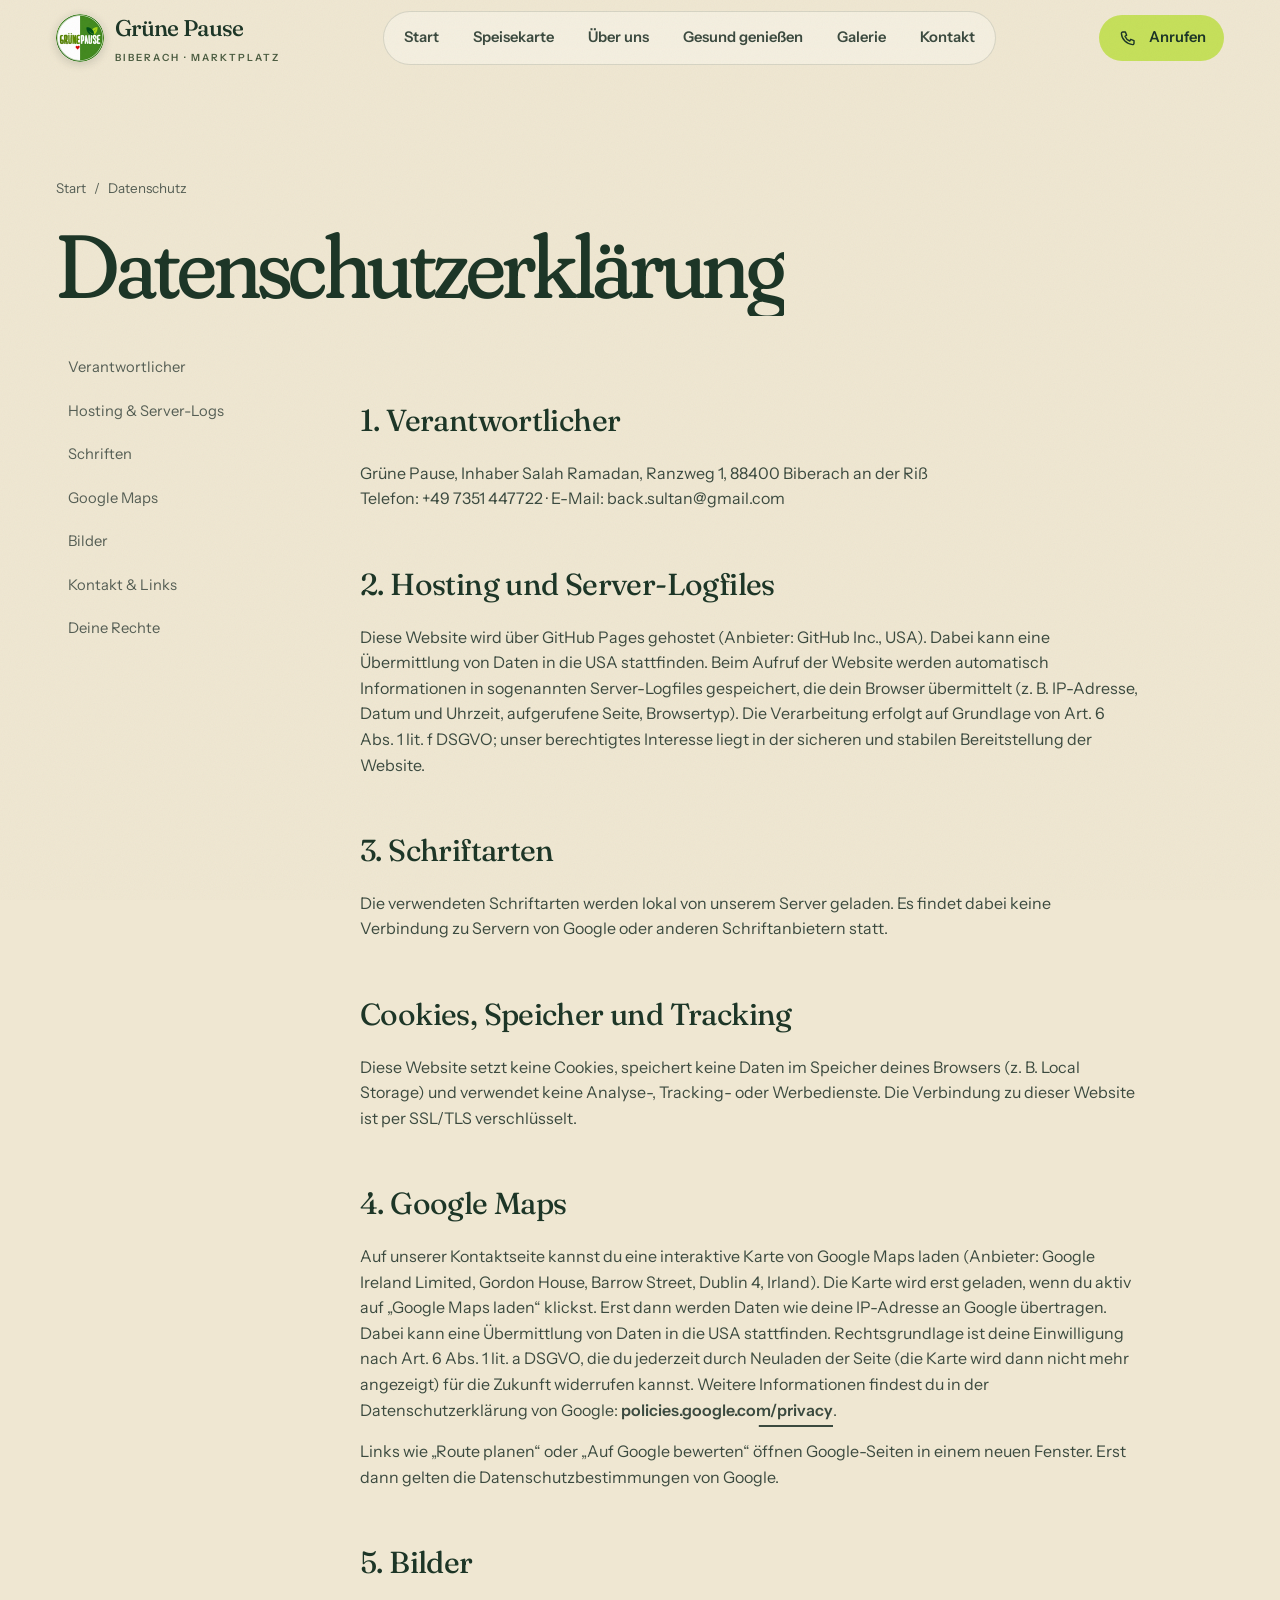
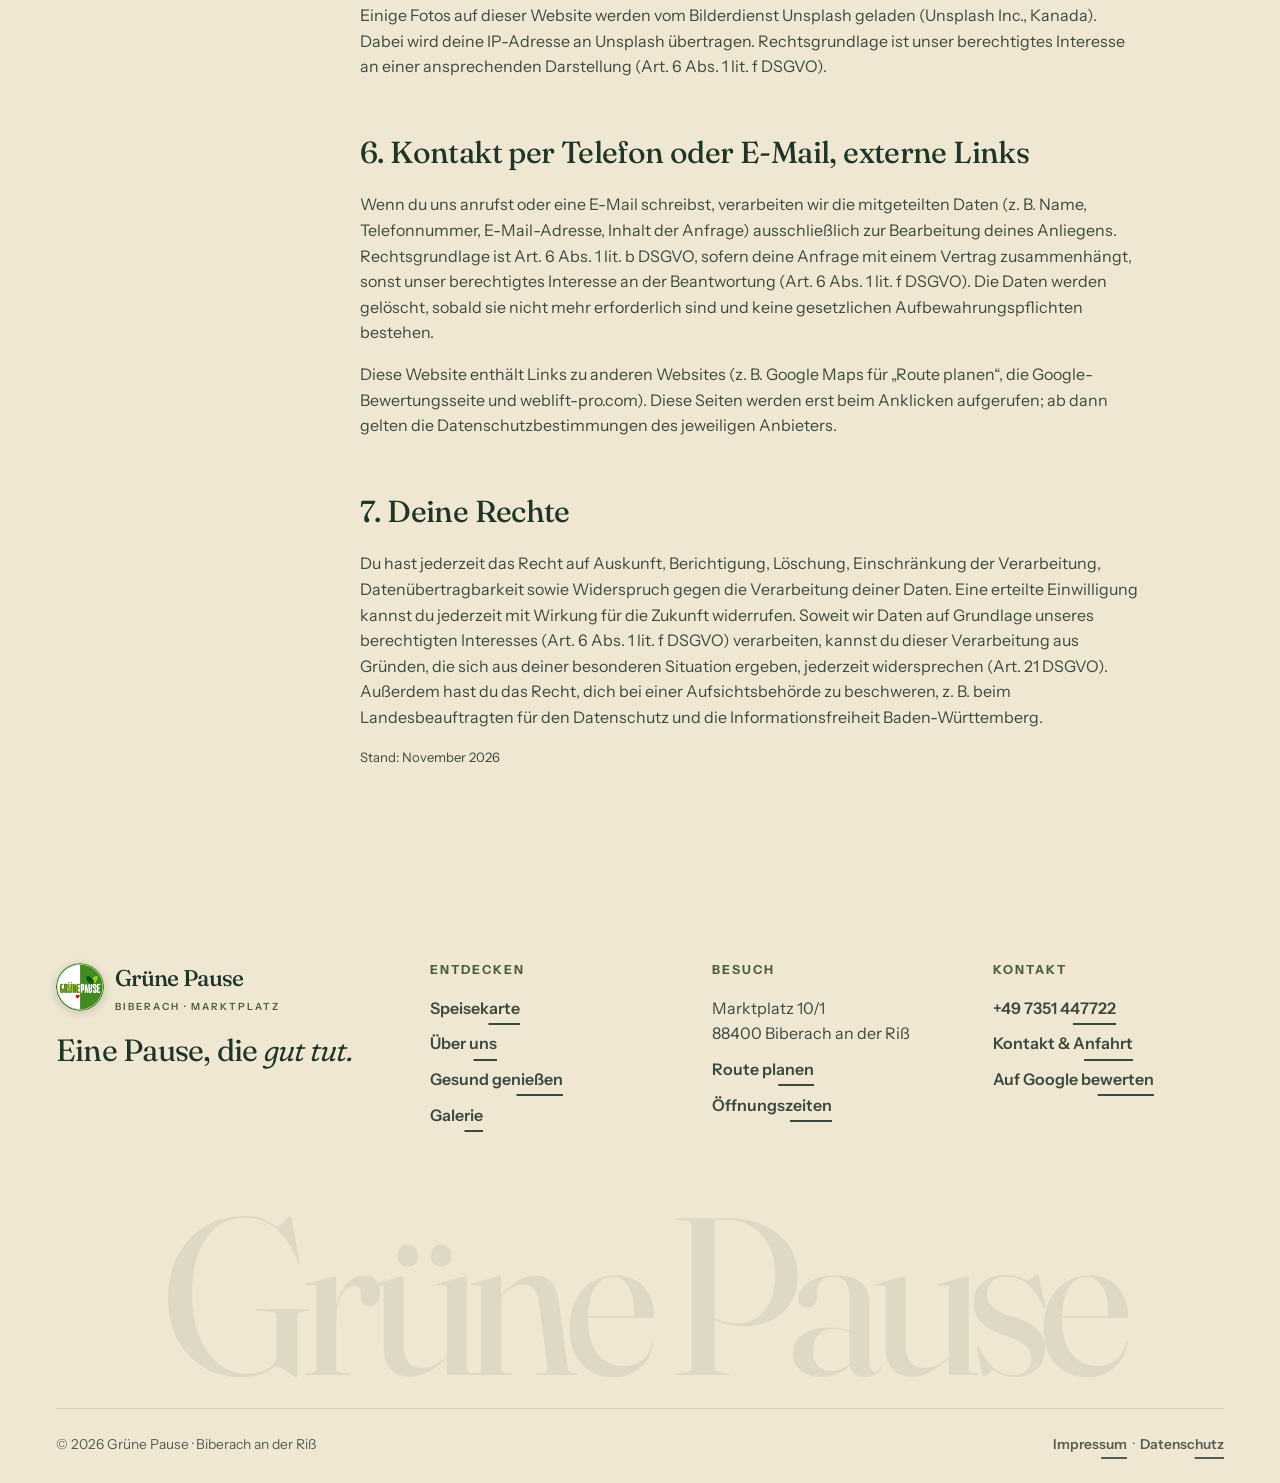
<file: datenschutz.html>
<!DOCTYPE html>
<html lang="de" class="no-js">
<head>
<meta charset="utf-8">
<meta name="viewport" content="width=device-width, initial-scale=1">
<title>Datenschutz – Grüne Pause Biberach</title>
<meta name="description" content="Datenschutzerklärung der Website der Grünen Pause Biberach.">
<meta name="theme-color" content="#1d3627">
<meta name="robots" content="noindex, nofollow">
<meta property="og:type" content="website">
<meta property="og:title" content="Datenschutz – Grüne Pause Biberach">
<meta property="og:description" content="Datenschutzerklärung der Website der Grünen Pause Biberach.">
<meta property="og:locale" content="de_DE">
<meta property="og:url" content="https://gruene-pause-biberach.de/datenschutz.html">
<meta property="og:image" content="https://gruene-pause-biberach.de/assets/img/logo-512.png">
<link rel="canonical" href="https://gruene-pause-biberach.de/datenschutz.html">
<meta name="geo.region" content="DE-BW"><meta name="geo.placename" content="Biberach an der Riß">
<link rel="icon" type="image/png" href="assets/img/logo-96.png">
<link rel="apple-touch-icon" href="assets/img/apple-touch-icon.png">
<link rel="preload" href="assets/fonts/fraunces-latin-full-normal.woff2" as="font" type="font/woff2" crossorigin>
<link rel="preload" href="assets/fonts/instrument-sans-latin-wght-normal.woff2" as="font" type="font/woff2" crossorigin>
<link rel="stylesheet" href="assets/css/style.css?v=3">

</head>
<body>
<svg width="0" height="0" style="position:absolute" aria-hidden="true" focusable="false">
<defs>
<symbol id="i-arrow" viewBox="0 0 24 24" fill="none" stroke="currentColor" stroke-width="2.2" stroke-linecap="round" stroke-linejoin="round"><path d="M5 12h14M13 6l6 6-6 6"/></symbol>
<symbol id="i-left" viewBox="0 0 24 24" fill="none" stroke="currentColor" stroke-width="2.2" stroke-linecap="round" stroke-linejoin="round"><path d="M19 12H5M11 6l-6 6 6 6"/></symbol>
<symbol id="i-phone" viewBox="0 0 24 24" fill="none" stroke="currentColor" stroke-width="1.9" stroke-linecap="round" stroke-linejoin="round"><path d="M5 4h3.5l1.7 4.3-2.2 1.4a11 11 0 0 0 6.3 6.3l1.4-2.2L20 15.5V19a1.8 1.8 0 0 1-1.9 1.8A16 16 0 0 1 3.2 5.9 1.8 1.8 0 0 1 5 4z"/></symbol>
<symbol id="i-pin" viewBox="0 0 24 24" fill="none" stroke="currentColor" stroke-width="1.9" stroke-linecap="round" stroke-linejoin="round"><path d="M12 21s-7-6.2-7-11.5a7 7 0 0 1 14 0C19 14.8 12 21 12 21z"/><circle cx="12" cy="9.5" r="2.5"/></symbol>
<symbol id="i-clock" viewBox="0 0 24 24" fill="none" stroke="currentColor" stroke-width="1.9" stroke-linecap="round" stroke-linejoin="round"><circle cx="12" cy="12" r="8.5"/><path d="M12 7.5V12l3 2"/></symbol>
<symbol id="i-leaf" viewBox="0 0 24 24" fill="none" stroke="currentColor" stroke-width="1.9" stroke-linecap="round" stroke-linejoin="round"><path d="M5 19c0-8 5-13 15-14-1 10-6 15-14 15"/><path d="M5 19c3-4 6-7 10-9"/></symbol>
<symbol id="i-sprout" viewBox="0 0 24 24" fill="none" stroke="currentColor" stroke-width="1.9" stroke-linecap="round" stroke-linejoin="round"><path d="M12 21v-9"/><path d="M12 12c0-4-3-6-7-6 0 4 3 6 7 6zM12 12c0-4 3-7 7-7 0 4-3 7-7 7z"/></symbol>
<symbol id="i-star" viewBox="0 0 24 24" fill="currentColor"><path d="M12 2.6l2.9 6 6.5.8-4.8 4.5 1.2 6.5L12 17.2l-5.8 3.2 1.2-6.5L2.6 9.4l6.5-.8z"/></symbol>
<symbol id="i-wrap" viewBox="0 0 24 24" fill="none" stroke="currentColor" stroke-width="1.9" stroke-linecap="round" stroke-linejoin="round"><path d="M4 18L15 7a3.5 3.5 0 0 1 5 5L9 23"/><ellipse cx="17.5" cy="9.5" rx="3.5" ry="2.2" transform="rotate(45 17.5 9.5)"/><path d="M4 18l5 5"/></symbol>
<symbol id="i-bowl" viewBox="0 0 24 24" fill="none" stroke="currentColor" stroke-width="1.9" stroke-linecap="round" stroke-linejoin="round"><path d="M3 11h18a9 9 0 0 1-18 0z"/><path d="M8 11c0-2 1-4 3-5M13 11c1-2.5 3-3.5 5-3.5"/></symbol>
<symbol id="i-soup" viewBox="0 0 24 24" fill="none" stroke="currentColor" stroke-width="1.9" stroke-linecap="round" stroke-linejoin="round"><path d="M3 12h18a9 9 0 0 1-18 0z"/><path d="M9 4c-1 1.2 1 2 0 3.5M13 3c-1 1.2 1 2 0 3.5M17 4c-1 1.2 1 2 0 3.5"/></symbol>
<symbol id="i-falafel" viewBox="0 0 24 24" fill="none" stroke="currentColor" stroke-width="1.9" stroke-linecap="round" stroke-linejoin="round"><circle cx="8" cy="14" r="4.5"/><circle cx="16" cy="14" r="4.5"/><circle cx="12" cy="7.5" r="4.5"/></symbol>
<symbol id="i-sweet" viewBox="0 0 24 24" fill="none" stroke="currentColor" stroke-width="1.9" stroke-linecap="round" stroke-linejoin="round"><path d="M12 3l8 8-8 8-8-8z"/><path d="M8 7l8 8M16 7l-8 8"/></symbol>
<symbol id="i-drink" viewBox="0 0 24 24" fill="none" stroke="currentColor" stroke-width="1.9" stroke-linecap="round" stroke-linejoin="round"><path d="M6 6h12l-1.6 14a1.5 1.5 0 0 1-1.5 1.3H9.1a1.5 1.5 0 0 1-1.5-1.3z"/><path d="M14 6l2-4M7 11h10"/></symbol>
<symbol id="i-pot" viewBox="0 0 24 24" fill="none" stroke="currentColor" stroke-width="1.9" stroke-linecap="round" stroke-linejoin="round"><path d="M4 10h16v5a6 6 0 0 1-6 6h-4a6 6 0 0 1-6-6z"/><path d="M2 10h20M9 6c0-1.5 1-2 1-3M14 6c0-1.5 1-2 1-3"/></symbol>
<symbol id="i-bag" viewBox="0 0 24 24" fill="none" stroke="currentColor" stroke-width="1.9" stroke-linecap="round" stroke-linejoin="round"><path d="M5 8h14l-1 13H6z"/><path d="M9 8V6a3 3 0 0 1 6 0v2"/></symbol>
<symbol id="i-sun" viewBox="0 0 24 24" fill="none" stroke="currentColor" stroke-width="1.9" stroke-linecap="round"><circle cx="12" cy="12" r="4"/><path d="M12 2v2.5M12 19.5V22M2 12h2.5M19.5 12H22M4.9 4.9l1.8 1.8M17.3 17.3l1.8 1.8M4.9 19.1l1.8-1.8M17.3 6.7l1.8-1.8"/></symbol>
<symbol id="i-heart" viewBox="0 0 24 24" fill="none" stroke="currentColor" stroke-width="1.9" stroke-linecap="round" stroke-linejoin="round"><path d="M12 20s-8-4.7-8-11a4.5 4.5 0 0 1 8-2.8A4.5 4.5 0 0 1 20 9c0 6.3-8 11-8 11z"/></symbol>
<symbol id="i-spice" viewBox="0 0 24 24" fill="none" stroke="currentColor" stroke-width="1.9" stroke-linecap="round" stroke-linejoin="round"><path d="M12 3l2.2 5.5L20 9l-4.4 3.7L17 18.5 12 15.4 7 18.5l1.4-5.8L4 9l5.8-.5z"/></symbol>
<symbol id="i-check" viewBox="0 0 24 24" fill="none" stroke="currentColor" stroke-width="2.4" stroke-linecap="round" stroke-linejoin="round"><path d="M5 12.5l4.5 4.5L19 7.5"/></symbol>
<symbol id="i-dash" viewBox="0 0 24 24" fill="none" stroke="currentColor" stroke-width="2.2" stroke-linecap="round"><path d="M7 12h10"/></symbol>
<symbol id="i-close" viewBox="0 0 24 24" fill="none" stroke="currentColor" stroke-width="2.2" stroke-linecap="round"><path d="M6 6l12 12M18 6L6 18"/></symbol>
<symbol id="i-swipe" viewBox="0 0 24 24" fill="none" stroke="currentColor" stroke-width="1.9" stroke-linecap="round" stroke-linejoin="round"><path d="M4 12h14M14 8l4 4-4 4"/></symbol>
<symbol id="i-info" viewBox="0 0 24 24" fill="none" stroke="currentColor" stroke-width="1.9" stroke-linecap="round"><circle cx="12" cy="12" r="9"/><path d="M12 11v6M12 7.5v.01"/></symbol>
<symbol id="i-route" viewBox="0 0 24 24" fill="none" stroke="currentColor" stroke-width="1.9" stroke-linecap="round" stroke-linejoin="round"><circle cx="6" cy="18" r="2.5"/><circle cx="18" cy="6" r="2.5"/><path d="M8.5 18H15a3 3 0 0 0 0-6H9a3 3 0 0 1 0-6h6.5"/></symbol>
<symbol id="i-smile" viewBox="0 0 24 24" fill="none" stroke="currentColor" stroke-width="1.9" stroke-linecap="round"><circle cx="12" cy="12" r="9"/><path d="M8.5 14.5a4.5 4.5 0 0 0 7 0M9 9.5v.01M15 9.5v.01"/></symbol>
<symbol id="i-zoom" viewBox="0 0 24 24" fill="none" stroke="currentColor" stroke-width="2.2" stroke-linecap="round"><path d="M4 10V4h6M20 14v6h-6M4 4l6 6M20 20l-6-6"/></symbol>
<symbol id="i-chickpea" viewBox="0 0 24 24" fill="none" stroke="currentColor" stroke-width="1.9" stroke-linecap="round"><path d="M12 4a8 8 0 1 0 8 8c0-2-1.2-2.6-2.6-2.2A4 4 0 0 1 12 4z"/></symbol>
<symbol id="i-grain" viewBox="0 0 24 24" fill="none" stroke="currentColor" stroke-width="1.9" stroke-linecap="round" stroke-linejoin="round"><path d="M12 22V8"/><path d="M12 8c-3 0-4-2-4-5 3 0 4 2 4 5zM12 8c3 0 4-2 4-5-3 0-4 2-4 5zM12 13c-3 0-4-2-4-5 3 0 4 2 4 5zM12 13c3 0 4-2 4-5-3 0-4 2-4 5zM12 18c-3 0-4-2-4-5 3 0 4 2 4 5zM12 18c3 0 4-2 4-5-3 0-4 2-4 5z"/></symbol>
<symbol id="i-cup" viewBox="0 0 24 24" fill="none" stroke="currentColor" stroke-width="1.9" stroke-linecap="round" stroke-linejoin="round"><path d="M4 9h13v5a6 6 0 0 1-6 6h-1a6 6 0 0 1-6-6z"/><path d="M17 11h1.5a2.5 2.5 0 0 1 0 5H17M8 3c-.8 1 .8 2 0 3.2M12 3c-.8 1 .8 2 0 3.2"/></symbol>
<symbol id="i-pause" viewBox="0 0 40 40"><path fill="currentColor" d="M15 7c-4.6 5.4-4.6 20.6 0 26 4.6-5.4 4.6-20.6 0-26zM25 7c-4.6 5.4-4.6 20.6 0 26 4.6-5.4 4.6-20.6 0-26z"/></symbol>

<!-- Illustrationen (Fallback für Fotos) -->
<symbol id="art-wrap" viewBox="0 0 200 200" fill="none" stroke="currentColor" stroke-width="2.4" stroke-linecap="round" stroke-linejoin="round">
 <path d="M38 150L118 70a28 28 0 0 1 40 40L78 190" opacity=".9"/>
 <ellipse cx="138" cy="90" rx="28" ry="17" transform="rotate(45 138 90)"/>
 <path d="M126 82c6-6 16-6 20 2M128 98c8 2 14-2 16-8M134 74c-4 6 0 14 6 14" opacity=".8"/>
 <circle cx="132" cy="90" r="4" fill="currentColor" opacity=".5"/><circle cx="146" cy="86" r="3" fill="currentColor" opacity=".5"/>
 <path d="M60 128l22 22M75 113l22 22M90 98l22 22" opacity=".35"/>
 <path d="M30 60c10-18 28-22 40-14-6 16-24 22-40 14z" opacity=".7"/><path d="M30 60c12-4 22-6 34-12" opacity=".5"/>
</symbol>
<symbol id="art-falafel" viewBox="0 0 200 200" fill="none" stroke="currentColor" stroke-width="2.4" stroke-linecap="round">
 <circle cx="72" cy="118" r="30"/><circle cx="130" cy="122" r="30"/><circle cx="100" cy="70" r="30"/>
 <g fill="currentColor" stroke="none" opacity=".55"><circle cx="64" cy="108" r="2.4"/><circle cx="80" cy="126" r="2"/><circle cx="70" cy="132" r="2.6"/><circle cx="124" cy="112" r="2.2"/><circle cx="138" cy="130" r="2.6"/><circle cx="128" cy="136" r="2"/><circle cx="92" cy="62" r="2.4"/><circle cx="108" cy="76" r="2.2"/><circle cx="98" cy="84" r="2"/></g>
 <path d="M150 52c8-14 24-16 32-8-8 12-22 16-32 8zM150 52c10-2 20-6 28-10" opacity=".7"/>
 <path d="M30 170h140" opacity=".35"/>
</symbol>
<symbol id="art-salad" viewBox="0 0 200 200" fill="none" stroke="currentColor" stroke-width="2.4" stroke-linecap="round" stroke-linejoin="round">
 <path d="M28 104h144a72 50 0 0 1-144 0z"/>
 <path d="M60 104c-6-22 6-40 26-42-2 20-10 34-26 42zM86 62c-8 14-16 28-26 42" opacity=".85"/>
 <path d="M140 104c8-20 0-40-20-46-2 22 6 36 20 46zM120 58c6 16 12 30 20 46" opacity=".85"/>
 <circle cx="100" cy="84" r="14"/><path d="M100 70v28M86 84h28M90 74l20 20M110 74l-20 20" opacity=".5"/>
 <circle cx="74" cy="92" r="5" fill="currentColor" opacity=".5"/><circle cx="128" cy="90" r="4" fill="currentColor" opacity=".5"/>
 <path d="M70 160h60" opacity=".35"/>
</symbol>
<symbol id="art-soup" viewBox="0 0 200 200" fill="none" stroke="currentColor" stroke-width="2.4" stroke-linecap="round" stroke-linejoin="round">
 <path d="M30 100h140a70 56 0 0 1-140 0z"/><path d="M60 100c14 6 66 6 80 0" opacity=".5"/>
 <path d="M76 70c-8-8 8-14 0-24M100 66c-8-8 8-14 0-24M124 70c-8-8 8-14 0-24" opacity=".75"/>
 <path d="M150 92l26-40" /><ellipse cx="180" cy="46" rx="6" ry="10" transform="rotate(34 180 46)"/>
 <circle cx="90" cy="112" r="3" fill="currentColor" opacity=".5"/><circle cx="112" cy="116" r="2.5" fill="currentColor" opacity=".5"/>
</symbol>
<symbol id="art-curry" viewBox="0 0 200 200" fill="none" stroke="currentColor" stroke-width="2.4" stroke-linecap="round" stroke-linejoin="round">
 <path d="M26 104h148a74 52 0 0 1-148 0z"/>
 <path d="M50 104c4-22 30-30 50-30s46 8 50 30" opacity=".8"/>
 <g opacity=".55"><path d="M70 90l6-4M84 84l7-2M100 80h7M116 82l7 2M130 88l5 4"/></g>
 <path d="M120 64c6-10 18-12 24-6-6 10-16 12-24 6z" opacity=".7"/>
 <path d="M60 50c0 8 6 8 6 16M80 44c0 8 6 8 6 16" opacity=".5"/>
</symbol>
<symbol id="art-sweet" viewBox="0 0 200 200" fill="none" stroke="currentColor" stroke-width="2.4" stroke-linecap="round" stroke-linejoin="round">
 <path d="M70 60l34 34-34 34-34-34z"/><path d="M53 77l34 34M87 77l-34 34" opacity=".5"/>
 <path d="M112 50l26 26-26 26-26-26z" opacity=".75"/>
 <circle cx="140" cy="132" r="32"/><g fill="currentColor" stroke="none" opacity=".6"><circle cx="130" cy="122" r="4"/><circle cx="150" cy="128" r="3.5"/><circle cx="138" cy="146" r="4"/><circle cx="154" cy="146" r="3"/></g>
 <path d="M30 168h140" opacity=".35"/>
</symbol>
<symbol id="art-veg" viewBox="0 0 200 200" fill="none" stroke="currentColor" stroke-width="2.4" stroke-linecap="round" stroke-linejoin="round">
 <circle cx="80" cy="112" r="44"/><circle cx="80" cy="112" r="34" opacity=".6"/>
 <path d="M80 78v68M46 112h68M56 88l48 48M104 88l-48 48" opacity=".45"/>
 <path d="M120 60c18-30 52-30 64-14-14 22-44 28-64 14zM120 60c20-4 40-8 58-16" />
 <path d="M140 150c6-18 22-26 36-22-4 18-20 26-36 22z" opacity=".7"/>
</symbol>
<symbol id="art-room" viewBox="0 0 200 200" fill="none" stroke="currentColor" stroke-width="2.4" stroke-linecap="round" stroke-linejoin="round">
 <path d="M40 160V80a40 40 0 0 1 80 0v80"/><path d="M80 40v120M40 104h80" opacity=".45"/>
 <path d="M150 20v34"/><path d="M134 66a16 12 0 0 1 32 0z"/>
 <path d="M120 140h64M132 140v24M172 140v24" opacity=".85"/>
 <path d="M20 164h170" opacity=".35"/>
 <path d="M146 128c0-8 4-12 6-16M158 128c0-8-4-12-6-16" opacity=".6"/><path d="M142 128h20l-2 12h-16z" opacity=".8"/>
</symbol>
<symbol id="art-bread" viewBox="0 0 200 200" fill="none" stroke="currentColor" stroke-width="2.4" stroke-linecap="round" stroke-linejoin="round">
 <path d="M40 60l120 20-90 90z"/><path d="M40 60c40-14 86-6 120 20" opacity=".7"/>
 <circle cx="82" cy="94" r="7" fill="currentColor" opacity=".45"/><circle cx="110" cy="100" r="6" fill="currentColor" opacity=".45"/><circle cx="88" cy="124" r="5" fill="currentColor" opacity=".45"/>
 <path d="M126 150c10-16 30-20 44-12-8 16-28 20-44 12z" opacity=".7"/><path d="M30 176h140" opacity=".35"/>
</symbol>
<symbol id="art-drink" viewBox="0 0 200 200" fill="none" stroke="currentColor" stroke-width="2.4" stroke-linecap="round" stroke-linejoin="round">
 <path d="M64 50h72l-10 118a8 8 0 0 1-8 7H82a8 8 0 0 1-8-7z"/><path d="M68 92h64" opacity=".5"/>
 <path d="M112 50l16-34" /><circle cx="128" cy="52" r="20"/><path d="M128 32v40M108 52h40" opacity=".5"/>
 <path d="M86 112c4 8 10 8 14 0s10-8 14 0" opacity=".5"/><circle cx="92" cy="138" r="5" opacity=".6"/><circle cx="110" cy="150" r="4" opacity=".6"/>
</symbol>
</defs></svg>

<a class="skip" href="#main">Zum Inhalt springen</a>
<div class="curtain" aria-hidden="true"><img src="assets/img/logo-192.png" width="96" height="96" alt=""></div>
<header class="head">
  <div class="wrap">
    <a class="logo" href="index.html" aria-label="Grüne Pause – zur Startseite"><img src="assets/img/logo-96.png" srcset="assets/img/logo-96.png 1x, assets/img/logo-192.png 2x" width="48" height="48" alt="" decoding="async"><span>Grüne Pause<small>Biberach · Marktplatz</small></span></a>
    <nav class="nav" aria-label="Hauptnavigation"><a href="index.html">Start</a><a href="speisekarte.html">Speisekarte</a><a href="ueber-uns.html">Über uns</a><a href="gesund-geniessen.html">Gesund genießen</a><a href="galerie.html">Galerie</a><a href="kontakt.html">Kontakt</a></nav>
    <div class="head-cta">
      <a class="btn btn-lime" href="tel:+497351447722" aria-label="Anrufen: +49 7351 447722"><svg class="" aria-hidden="true"><use href="#i-phone"/></svg><span class="t">Anrufen</span></a>
      <button class="burger" aria-label="Menü öffnen" aria-expanded="false" aria-controls="mnav"><span></span><span></span></button>
    </div>
  </div>
</header>
<div class="mnav" id="mnav" aria-hidden="true">
  <nav aria-label="Mobile Navigation"><ol><li><a href="index.html">Start</a></li><li><a href="speisekarte.html">Speisekarte</a></li><li><a href="ueber-uns.html">Über uns</a></li><li><a href="gesund-geniessen.html">Gesund genießen</a></li><li><a href="galerie.html">Galerie</a></li><li><a href="kontakt.html">Kontakt</a></li></ol></nav>
  <div class="mnav-foot">
    <a class="btn btn-lime" href="tel:+497351447722"><svg class="" aria-hidden="true"><use href="#i-phone"/></svg> +49 7351 447722</a>
    <a class="btn btn-ghost" style="--fg:var(--cream);box-shadow:inset 0 0 0 1.5px rgba(239,231,210,.4)" href="https://www.google.com/maps/dir/?api=1&destination=Gr%C3%BCne+Pause%2C+Marktplatz+10%2F1%2C+88400+Biberach+an+der+Ri%C3%9F" target="_blank" rel="noopener">Route planen <span class="arr"><svg class="" aria-hidden="true"><use href="#i-arrow"/></svg></span></a>
    <p>Marktplatz 10/1 · 88400 Biberach an der Riß</p>
  </div>
</div>
<main id="main">

<section class="page-hero" aria-labelledby="d-t" style="padding-bottom:20px">
  <div class="wrap"><nav class="crumb" aria-label="Brotkrumen"><a href="index.html">Start</a><span>/</span><span>Datenschutz</span></nav>
  <h1 class="h1 split" id="d-t">Datenschutz&shy;erklärung</h1></div>
</section>
<section class="sec-s" style="padding-top:20px"><div class="wrap legal-grid">
  <nav class="legal-toc" aria-label="Inhalt">
    <a href="#d1">Verantwortlicher</a><a href="#d2">Hosting &amp; Server-Logs</a><a href="#d3">Schriften</a><a href="#maps">Google Maps</a><a href="#d5">Bilder</a><a href="#d6">Kontakt &amp; Links</a><a href="#d7">Deine Rechte</a>
  </nav>
  <div class="legal">
        <h2 id="d1">1. Verantwortlicher</h2>
    <p>Grüne Pause, Inhaber Salah Ramadan, Ranzweg 1, 88400 Biberach an der Riß<br>Telefon: +49 7351 447722 · E-Mail: back.sultan@gmail.com</p>
    <h2 id="d2">2. Hosting und Server-Logfiles</h2>
    <p>Diese Website wird über GitHub Pages gehostet (Anbieter: GitHub Inc., USA). Dabei kann eine Übermittlung von Daten in die USA stattfinden. Beim Aufruf der Website werden automatisch Informationen in sogenannten Server-Logfiles gespeichert, die dein Browser übermittelt (z. B. IP-Adresse, Datum und Uhrzeit, aufgerufene Seite, Browsertyp). Die Verarbeitung erfolgt auf Grundlage von Art. 6 Abs. 1 lit. f DSGVO; unser berechtigtes Interesse liegt in der sicheren und stabilen Bereitstellung der Website.</p>
    <h2 id="d3">3. Schriftarten</h2>
    <p>Die verwendeten Schriftarten werden lokal von unserem Server geladen. Es findet dabei keine Verbindung zu Servern von Google oder anderen Schriftanbietern statt.</p>
    <h2 id="d3b">Cookies, Speicher und Tracking</h2>
    <p>Diese Website setzt keine Cookies, speichert keine Daten im Speicher deines Browsers (z. B. Local Storage) und verwendet keine Analyse-, Tracking- oder Werbedienste. Die Verbindung zu dieser Website ist per SSL/TLS verschlüsselt.</p>
    <h2 id="maps">4. Google Maps</h2>
    <p>Auf unserer Kontaktseite kannst du eine interaktive Karte von Google Maps laden (Anbieter: Google Ireland Limited, Gordon House, Barrow Street, Dublin 4, Irland). Die Karte wird erst geladen, wenn du aktiv auf „Google Maps laden“ klickst. Erst dann werden Daten wie deine IP-Adresse an Google übertragen. Dabei kann eine Übermittlung von Daten in die USA stattfinden. Rechtsgrundlage ist deine Einwilligung nach Art. 6 Abs. 1 lit. a DSGVO, die du jederzeit durch Neuladen der Seite (die Karte wird dann nicht mehr angezeigt) für die Zukunft widerrufen kannst. Weitere Informationen findest du in der Datenschutzerklärung von Google: <a class="link-u" href="https://policies.google.com/privacy" target="_blank" rel="noopener">policies.google.com/privacy</a>.</p>
    <p>Links wie „Route planen“ oder „Auf Google bewerten“ öffnen Google-Seiten in einem neuen Fenster. Erst dann gelten die Datenschutzbestimmungen von Google.</p>
    <h2 id="d5">5. Bilder</h2>
    <p>Einige Fotos auf dieser Website werden vom Bilderdienst Unsplash geladen (Unsplash Inc., Kanada). Dabei wird deine IP-Adresse an Unsplash übertragen. Rechtsgrundlage ist unser berechtigtes Interesse an einer ansprechenden Darstellung (Art. 6 Abs. 1 lit. f DSGVO).</p>
    <h2 id="d6">6. Kontakt per Telefon oder E-Mail, externe Links</h2>
    <p>Wenn du uns anrufst oder eine E-Mail schreibst, verarbeiten wir die mitgeteilten Daten (z. B. Name, Telefonnummer, E-Mail-Adresse, Inhalt der Anfrage) ausschließlich zur Bearbeitung deines Anliegens. Rechtsgrundlage ist Art. 6 Abs. 1 lit. b DSGVO, sofern deine Anfrage mit einem Vertrag zusammenhängt, sonst unser berechtigtes Interesse an der Beantwortung (Art. 6 Abs. 1 lit. f DSGVO). Die Daten werden gelöscht, sobald sie nicht mehr erforderlich sind und keine gesetzlichen Aufbewahrungspflichten bestehen.</p>
    <p>Diese Website enthält Links zu anderen Websites (z. B. Google Maps für „Route planen“, die Google-Bewertungsseite und weblift-pro.com). Diese Seiten werden erst beim Anklicken aufgerufen; ab dann gelten die Datenschutzbestimmungen des jeweiligen Anbieters.</p>
    <h2 id="d7">7. Deine Rechte</h2>
    <p>Du hast jederzeit das Recht auf Auskunft, Berichtigung, Löschung, Einschränkung der Verarbeitung, Datenübertragbarkeit sowie Widerspruch gegen die Verarbeitung deiner Daten. Eine erteilte Einwilligung kannst du jederzeit mit Wirkung für die Zukunft widerrufen. Soweit wir Daten auf Grundlage unseres berechtigten Interesses (Art. 6 Abs. 1 lit. f DSGVO) verarbeiten, kannst du dieser Verarbeitung aus Gründen, die sich aus deiner besonderen Situation ergeben, jederzeit widersprechen (Art. 21 DSGVO). Außerdem hast du das Recht, dich bei einer Aufsichtsbehörde zu beschweren, z. B. beim Landesbeauftragten für den Datenschutz und die Informationsfreiheit Baden-Württemberg.</p>
    <p class="fine">Stand: November 2026</p>
  </div>
</div></section>

</main>

<footer class="foot">
  <div class="wrap">
    <div class="foot-grid">
      <div>
        <a class="logo" href="index.html"><img src="assets/img/logo-96.png" srcset="assets/img/logo-96.png 1x, assets/img/logo-192.png 2x" width="48" height="48" alt="" decoding="async"><span>Grüne Pause<small>Biberach · Marktplatz</small></span></a>
        <p class="foot-claim">Eine Pause, die <span class="it">gut tut.</span></p>
      </div>
      <div><h2 class="foot-h">Entdecken</h2><ul>
        <li><a class="link-u" href="speisekarte.html">Speisekarte</a></li>
        <li><a class="link-u" href="ueber-uns.html">Über uns</a></li>
        <li><a class="link-u" href="gesund-geniessen.html">Gesund genießen</a></li>
        <li><a class="link-u" href="galerie.html">Galerie</a></li></ul></div>
      <div><h2 class="foot-h">Besuch</h2><ul>
        <li>Marktplatz 10/1<br>88400 Biberach an der Riß</li>
        <li><a class="link-u" href="https://www.google.com/maps/dir/?api=1&destination=Gr%C3%BCne+Pause%2C+Marktplatz+10%2F1%2C+88400+Biberach+an+der+Ri%C3%9F" target="_blank" rel="noopener">Route planen</a></li>
        <li><a class="link-u" href="kontakt.html#zeiten">Öffnungszeiten</a></li></ul></div>
      <div><h2 class="foot-h">Kontakt</h2><ul>
        <li><a class="link-u" href="tel:+497351447722">+49 7351 447722</a></li>
        <li><a class="link-u" href="kontakt.html">Kontakt &amp; Anfahrt</a></li>
        <li><a class="link-u" data-google href="#">Auf Google bewerten</a></li></ul></div>
    </div>
    <div class="foot-big" aria-hidden="true">Grüne Pause</div>
    <div class="foot-bar">
      <span>© <span data-year>2026</span> Grüne Pause · Biberach an der Riß</span>
      <span><a class="link-u" href="impressum.html">Impressum</a> &nbsp;·&nbsp; <a class="link-u" href="datenschutz.html">Datenschutz</a></span>
    </div>
  </div>
</footer>

<div class="lb" role="dialog" aria-modal="true" aria-label="Bildansicht" aria-hidden="true">
  <div class="lb-top"><span class="lb-count">01 / 01</span><button class="rbtn lb-close" aria-label="Schließen"><svg class="" aria-hidden="true"><use href="#i-close"/></svg></button></div>
  <div class="lb-stage"><button class="rbtn lb-prev" aria-label="Vorheriges Bild"><svg class="" aria-hidden="true"><use href="#i-left"/></svg></button><div class="lb-stage-in"></div><button class="rbtn lb-next" aria-label="Nächstes Bild"><svg class="" aria-hidden="true"><use href="#i-arrow"/></svg></button></div>
  <div class="lb-cap"></div>
</div>
<script src="assets/js/config.js?v=3"></script>
<script src="assets/js/main.js?v=3" defer></script>
</body>
</html>
</file>
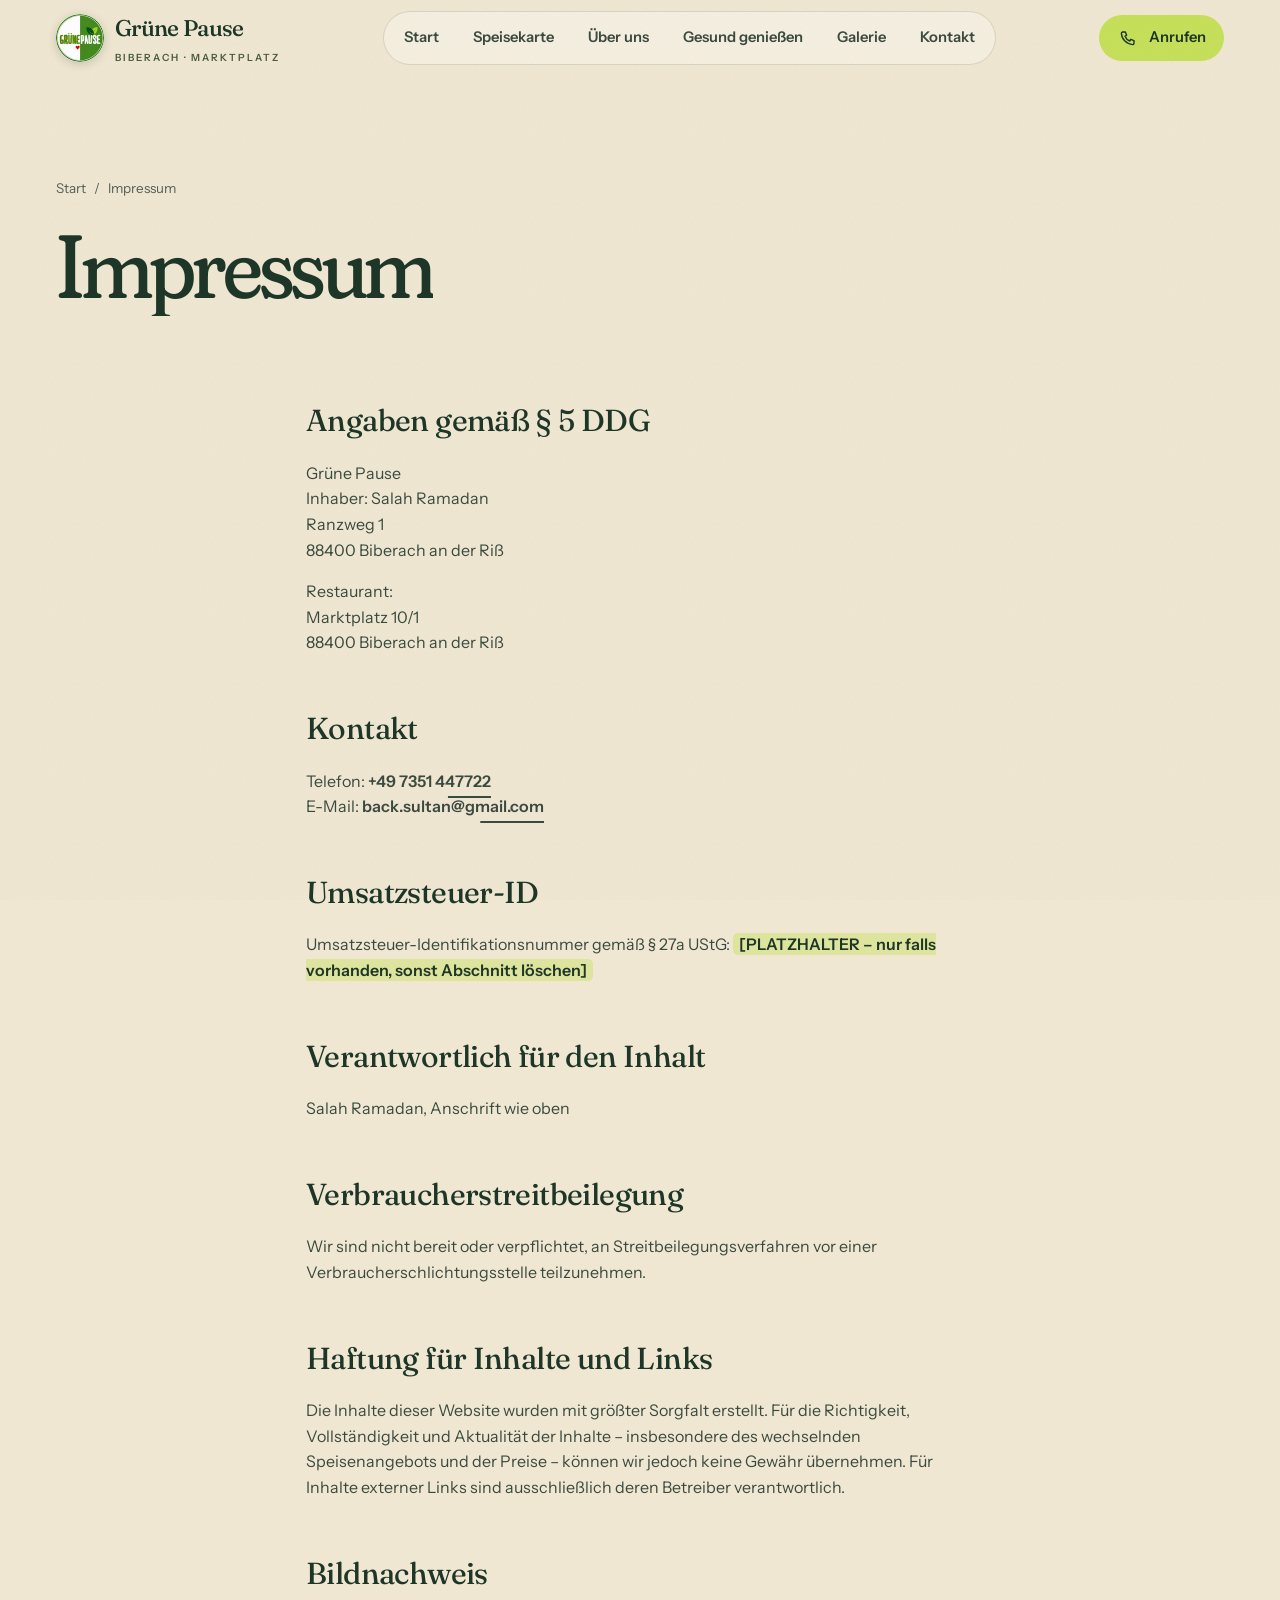
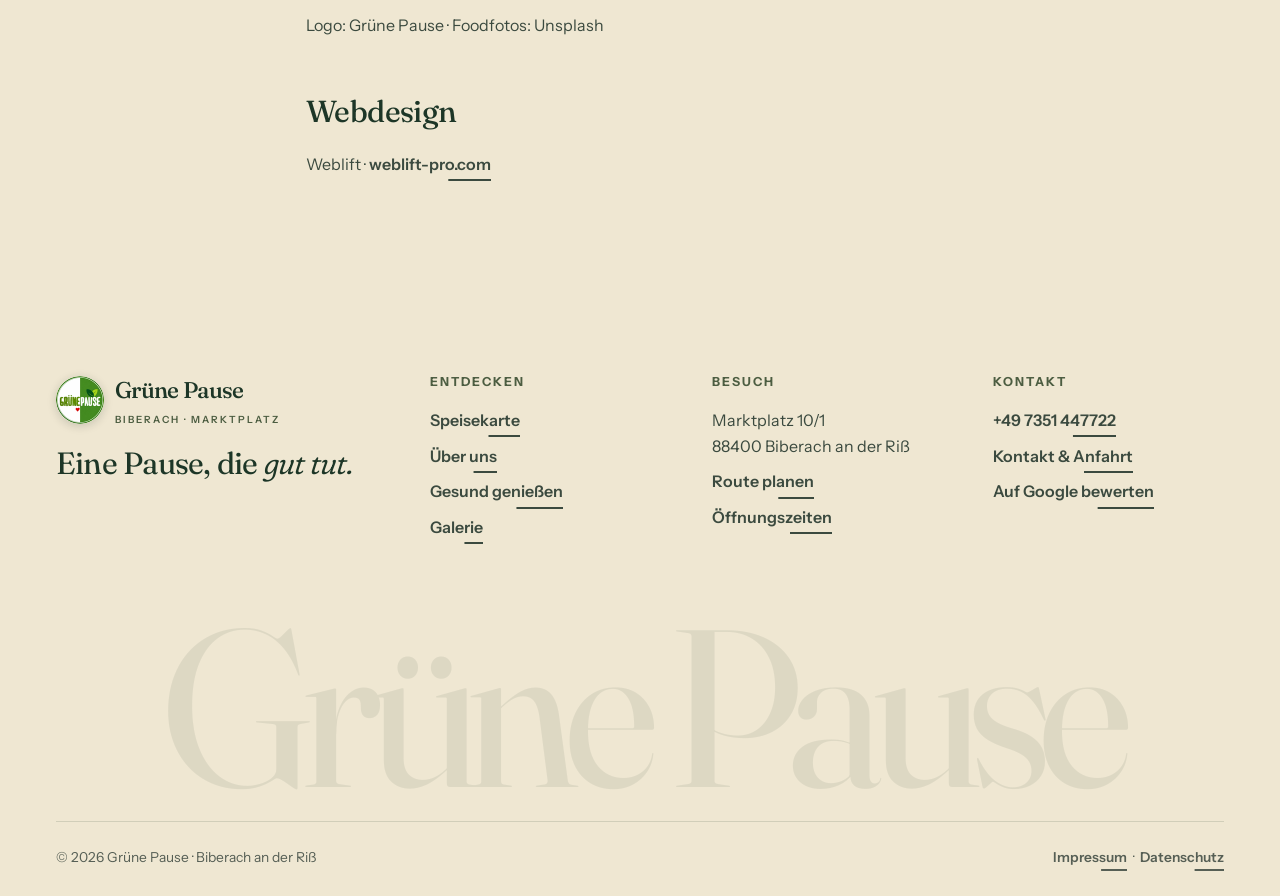
<file: impressum.html>
<!DOCTYPE html>
<html lang="de" class="no-js">
<head>
<meta charset="utf-8">
<meta name="viewport" content="width=device-width, initial-scale=1">
<title>Impressum – Grüne Pause Biberach</title>
<meta name="description" content="Impressum der Grünen Pause, Marktplatz 10/1, 88400 Biberach an der Riß.">
<meta name="theme-color" content="#1d3627">
<meta name="robots" content="noindex, nofollow">
<meta property="og:type" content="website">
<meta property="og:title" content="Impressum – Grüne Pause Biberach">
<meta property="og:description" content="Impressum der Grünen Pause, Marktplatz 10/1, 88400 Biberach an der Riß.">
<meta property="og:locale" content="de_DE">
<meta property="og:url" content="https://gruene-pause-biberach.de/impressum.html">
<meta property="og:image" content="https://gruene-pause-biberach.de/assets/img/logo-512.png">
<link rel="canonical" href="https://gruene-pause-biberach.de/impressum.html">
<meta name="geo.region" content="DE-BW"><meta name="geo.placename" content="Biberach an der Riß">
<link rel="icon" type="image/png" href="assets/img/logo-96.png">
<link rel="apple-touch-icon" href="assets/img/apple-touch-icon.png">
<link rel="preload" href="assets/fonts/fraunces-latin-full-normal.woff2" as="font" type="font/woff2" crossorigin>
<link rel="preload" href="assets/fonts/instrument-sans-latin-wght-normal.woff2" as="font" type="font/woff2" crossorigin>
<link rel="stylesheet" href="assets/css/style.css?v=3">

</head>
<body>
<svg width="0" height="0" style="position:absolute" aria-hidden="true" focusable="false">
<defs>
<symbol id="i-arrow" viewBox="0 0 24 24" fill="none" stroke="currentColor" stroke-width="2.2" stroke-linecap="round" stroke-linejoin="round"><path d="M5 12h14M13 6l6 6-6 6"/></symbol>
<symbol id="i-left" viewBox="0 0 24 24" fill="none" stroke="currentColor" stroke-width="2.2" stroke-linecap="round" stroke-linejoin="round"><path d="M19 12H5M11 6l-6 6 6 6"/></symbol>
<symbol id="i-phone" viewBox="0 0 24 24" fill="none" stroke="currentColor" stroke-width="1.9" stroke-linecap="round" stroke-linejoin="round"><path d="M5 4h3.5l1.7 4.3-2.2 1.4a11 11 0 0 0 6.3 6.3l1.4-2.2L20 15.5V19a1.8 1.8 0 0 1-1.9 1.8A16 16 0 0 1 3.2 5.9 1.8 1.8 0 0 1 5 4z"/></symbol>
<symbol id="i-pin" viewBox="0 0 24 24" fill="none" stroke="currentColor" stroke-width="1.9" stroke-linecap="round" stroke-linejoin="round"><path d="M12 21s-7-6.2-7-11.5a7 7 0 0 1 14 0C19 14.8 12 21 12 21z"/><circle cx="12" cy="9.5" r="2.5"/></symbol>
<symbol id="i-clock" viewBox="0 0 24 24" fill="none" stroke="currentColor" stroke-width="1.9" stroke-linecap="round" stroke-linejoin="round"><circle cx="12" cy="12" r="8.5"/><path d="M12 7.5V12l3 2"/></symbol>
<symbol id="i-leaf" viewBox="0 0 24 24" fill="none" stroke="currentColor" stroke-width="1.9" stroke-linecap="round" stroke-linejoin="round"><path d="M5 19c0-8 5-13 15-14-1 10-6 15-14 15"/><path d="M5 19c3-4 6-7 10-9"/></symbol>
<symbol id="i-sprout" viewBox="0 0 24 24" fill="none" stroke="currentColor" stroke-width="1.9" stroke-linecap="round" stroke-linejoin="round"><path d="M12 21v-9"/><path d="M12 12c0-4-3-6-7-6 0 4 3 6 7 6zM12 12c0-4 3-7 7-7 0 4-3 7-7 7z"/></symbol>
<symbol id="i-star" viewBox="0 0 24 24" fill="currentColor"><path d="M12 2.6l2.9 6 6.5.8-4.8 4.5 1.2 6.5L12 17.2l-5.8 3.2 1.2-6.5L2.6 9.4l6.5-.8z"/></symbol>
<symbol id="i-wrap" viewBox="0 0 24 24" fill="none" stroke="currentColor" stroke-width="1.9" stroke-linecap="round" stroke-linejoin="round"><path d="M4 18L15 7a3.5 3.5 0 0 1 5 5L9 23"/><ellipse cx="17.5" cy="9.5" rx="3.5" ry="2.2" transform="rotate(45 17.5 9.5)"/><path d="M4 18l5 5"/></symbol>
<symbol id="i-bowl" viewBox="0 0 24 24" fill="none" stroke="currentColor" stroke-width="1.9" stroke-linecap="round" stroke-linejoin="round"><path d="M3 11h18a9 9 0 0 1-18 0z"/><path d="M8 11c0-2 1-4 3-5M13 11c1-2.5 3-3.5 5-3.5"/></symbol>
<symbol id="i-soup" viewBox="0 0 24 24" fill="none" stroke="currentColor" stroke-width="1.9" stroke-linecap="round" stroke-linejoin="round"><path d="M3 12h18a9 9 0 0 1-18 0z"/><path d="M9 4c-1 1.2 1 2 0 3.5M13 3c-1 1.2 1 2 0 3.5M17 4c-1 1.2 1 2 0 3.5"/></symbol>
<symbol id="i-falafel" viewBox="0 0 24 24" fill="none" stroke="currentColor" stroke-width="1.9" stroke-linecap="round" stroke-linejoin="round"><circle cx="8" cy="14" r="4.5"/><circle cx="16" cy="14" r="4.5"/><circle cx="12" cy="7.5" r="4.5"/></symbol>
<symbol id="i-sweet" viewBox="0 0 24 24" fill="none" stroke="currentColor" stroke-width="1.9" stroke-linecap="round" stroke-linejoin="round"><path d="M12 3l8 8-8 8-8-8z"/><path d="M8 7l8 8M16 7l-8 8"/></symbol>
<symbol id="i-drink" viewBox="0 0 24 24" fill="none" stroke="currentColor" stroke-width="1.9" stroke-linecap="round" stroke-linejoin="round"><path d="M6 6h12l-1.6 14a1.5 1.5 0 0 1-1.5 1.3H9.1a1.5 1.5 0 0 1-1.5-1.3z"/><path d="M14 6l2-4M7 11h10"/></symbol>
<symbol id="i-pot" viewBox="0 0 24 24" fill="none" stroke="currentColor" stroke-width="1.9" stroke-linecap="round" stroke-linejoin="round"><path d="M4 10h16v5a6 6 0 0 1-6 6h-4a6 6 0 0 1-6-6z"/><path d="M2 10h20M9 6c0-1.5 1-2 1-3M14 6c0-1.5 1-2 1-3"/></symbol>
<symbol id="i-bag" viewBox="0 0 24 24" fill="none" stroke="currentColor" stroke-width="1.9" stroke-linecap="round" stroke-linejoin="round"><path d="M5 8h14l-1 13H6z"/><path d="M9 8V6a3 3 0 0 1 6 0v2"/></symbol>
<symbol id="i-sun" viewBox="0 0 24 24" fill="none" stroke="currentColor" stroke-width="1.9" stroke-linecap="round"><circle cx="12" cy="12" r="4"/><path d="M12 2v2.5M12 19.5V22M2 12h2.5M19.5 12H22M4.9 4.9l1.8 1.8M17.3 17.3l1.8 1.8M4.9 19.1l1.8-1.8M17.3 6.7l1.8-1.8"/></symbol>
<symbol id="i-heart" viewBox="0 0 24 24" fill="none" stroke="currentColor" stroke-width="1.9" stroke-linecap="round" stroke-linejoin="round"><path d="M12 20s-8-4.7-8-11a4.5 4.5 0 0 1 8-2.8A4.5 4.5 0 0 1 20 9c0 6.3-8 11-8 11z"/></symbol>
<symbol id="i-spice" viewBox="0 0 24 24" fill="none" stroke="currentColor" stroke-width="1.9" stroke-linecap="round" stroke-linejoin="round"><path d="M12 3l2.2 5.5L20 9l-4.4 3.7L17 18.5 12 15.4 7 18.5l1.4-5.8L4 9l5.8-.5z"/></symbol>
<symbol id="i-check" viewBox="0 0 24 24" fill="none" stroke="currentColor" stroke-width="2.4" stroke-linecap="round" stroke-linejoin="round"><path d="M5 12.5l4.5 4.5L19 7.5"/></symbol>
<symbol id="i-dash" viewBox="0 0 24 24" fill="none" stroke="currentColor" stroke-width="2.2" stroke-linecap="round"><path d="M7 12h10"/></symbol>
<symbol id="i-close" viewBox="0 0 24 24" fill="none" stroke="currentColor" stroke-width="2.2" stroke-linecap="round"><path d="M6 6l12 12M18 6L6 18"/></symbol>
<symbol id="i-swipe" viewBox="0 0 24 24" fill="none" stroke="currentColor" stroke-width="1.9" stroke-linecap="round" stroke-linejoin="round"><path d="M4 12h14M14 8l4 4-4 4"/></symbol>
<symbol id="i-info" viewBox="0 0 24 24" fill="none" stroke="currentColor" stroke-width="1.9" stroke-linecap="round"><circle cx="12" cy="12" r="9"/><path d="M12 11v6M12 7.5v.01"/></symbol>
<symbol id="i-route" viewBox="0 0 24 24" fill="none" stroke="currentColor" stroke-width="1.9" stroke-linecap="round" stroke-linejoin="round"><circle cx="6" cy="18" r="2.5"/><circle cx="18" cy="6" r="2.5"/><path d="M8.5 18H15a3 3 0 0 0 0-6H9a3 3 0 0 1 0-6h6.5"/></symbol>
<symbol id="i-smile" viewBox="0 0 24 24" fill="none" stroke="currentColor" stroke-width="1.9" stroke-linecap="round"><circle cx="12" cy="12" r="9"/><path d="M8.5 14.5a4.5 4.5 0 0 0 7 0M9 9.5v.01M15 9.5v.01"/></symbol>
<symbol id="i-zoom" viewBox="0 0 24 24" fill="none" stroke="currentColor" stroke-width="2.2" stroke-linecap="round"><path d="M4 10V4h6M20 14v6h-6M4 4l6 6M20 20l-6-6"/></symbol>
<symbol id="i-chickpea" viewBox="0 0 24 24" fill="none" stroke="currentColor" stroke-width="1.9" stroke-linecap="round"><path d="M12 4a8 8 0 1 0 8 8c0-2-1.2-2.6-2.6-2.2A4 4 0 0 1 12 4z"/></symbol>
<symbol id="i-grain" viewBox="0 0 24 24" fill="none" stroke="currentColor" stroke-width="1.9" stroke-linecap="round" stroke-linejoin="round"><path d="M12 22V8"/><path d="M12 8c-3 0-4-2-4-5 3 0 4 2 4 5zM12 8c3 0 4-2 4-5-3 0-4 2-4 5zM12 13c-3 0-4-2-4-5 3 0 4 2 4 5zM12 13c3 0 4-2 4-5-3 0-4 2-4 5zM12 18c-3 0-4-2-4-5 3 0 4 2 4 5zM12 18c3 0 4-2 4-5-3 0-4 2-4 5z"/></symbol>
<symbol id="i-cup" viewBox="0 0 24 24" fill="none" stroke="currentColor" stroke-width="1.9" stroke-linecap="round" stroke-linejoin="round"><path d="M4 9h13v5a6 6 0 0 1-6 6h-1a6 6 0 0 1-6-6z"/><path d="M17 11h1.5a2.5 2.5 0 0 1 0 5H17M8 3c-.8 1 .8 2 0 3.2M12 3c-.8 1 .8 2 0 3.2"/></symbol>
<symbol id="i-pause" viewBox="0 0 40 40"><path fill="currentColor" d="M15 7c-4.6 5.4-4.6 20.6 0 26 4.6-5.4 4.6-20.6 0-26zM25 7c-4.6 5.4-4.6 20.6 0 26 4.6-5.4 4.6-20.6 0-26z"/></symbol>

<!-- Illustrationen (Fallback für Fotos) -->
<symbol id="art-wrap" viewBox="0 0 200 200" fill="none" stroke="currentColor" stroke-width="2.4" stroke-linecap="round" stroke-linejoin="round">
 <path d="M38 150L118 70a28 28 0 0 1 40 40L78 190" opacity=".9"/>
 <ellipse cx="138" cy="90" rx="28" ry="17" transform="rotate(45 138 90)"/>
 <path d="M126 82c6-6 16-6 20 2M128 98c8 2 14-2 16-8M134 74c-4 6 0 14 6 14" opacity=".8"/>
 <circle cx="132" cy="90" r="4" fill="currentColor" opacity=".5"/><circle cx="146" cy="86" r="3" fill="currentColor" opacity=".5"/>
 <path d="M60 128l22 22M75 113l22 22M90 98l22 22" opacity=".35"/>
 <path d="M30 60c10-18 28-22 40-14-6 16-24 22-40 14z" opacity=".7"/><path d="M30 60c12-4 22-6 34-12" opacity=".5"/>
</symbol>
<symbol id="art-falafel" viewBox="0 0 200 200" fill="none" stroke="currentColor" stroke-width="2.4" stroke-linecap="round">
 <circle cx="72" cy="118" r="30"/><circle cx="130" cy="122" r="30"/><circle cx="100" cy="70" r="30"/>
 <g fill="currentColor" stroke="none" opacity=".55"><circle cx="64" cy="108" r="2.4"/><circle cx="80" cy="126" r="2"/><circle cx="70" cy="132" r="2.6"/><circle cx="124" cy="112" r="2.2"/><circle cx="138" cy="130" r="2.6"/><circle cx="128" cy="136" r="2"/><circle cx="92" cy="62" r="2.4"/><circle cx="108" cy="76" r="2.2"/><circle cx="98" cy="84" r="2"/></g>
 <path d="M150 52c8-14 24-16 32-8-8 12-22 16-32 8zM150 52c10-2 20-6 28-10" opacity=".7"/>
 <path d="M30 170h140" opacity=".35"/>
</symbol>
<symbol id="art-salad" viewBox="0 0 200 200" fill="none" stroke="currentColor" stroke-width="2.4" stroke-linecap="round" stroke-linejoin="round">
 <path d="M28 104h144a72 50 0 0 1-144 0z"/>
 <path d="M60 104c-6-22 6-40 26-42-2 20-10 34-26 42zM86 62c-8 14-16 28-26 42" opacity=".85"/>
 <path d="M140 104c8-20 0-40-20-46-2 22 6 36 20 46zM120 58c6 16 12 30 20 46" opacity=".85"/>
 <circle cx="100" cy="84" r="14"/><path d="M100 70v28M86 84h28M90 74l20 20M110 74l-20 20" opacity=".5"/>
 <circle cx="74" cy="92" r="5" fill="currentColor" opacity=".5"/><circle cx="128" cy="90" r="4" fill="currentColor" opacity=".5"/>
 <path d="M70 160h60" opacity=".35"/>
</symbol>
<symbol id="art-soup" viewBox="0 0 200 200" fill="none" stroke="currentColor" stroke-width="2.4" stroke-linecap="round" stroke-linejoin="round">
 <path d="M30 100h140a70 56 0 0 1-140 0z"/><path d="M60 100c14 6 66 6 80 0" opacity=".5"/>
 <path d="M76 70c-8-8 8-14 0-24M100 66c-8-8 8-14 0-24M124 70c-8-8 8-14 0-24" opacity=".75"/>
 <path d="M150 92l26-40" /><ellipse cx="180" cy="46" rx="6" ry="10" transform="rotate(34 180 46)"/>
 <circle cx="90" cy="112" r="3" fill="currentColor" opacity=".5"/><circle cx="112" cy="116" r="2.5" fill="currentColor" opacity=".5"/>
</symbol>
<symbol id="art-curry" viewBox="0 0 200 200" fill="none" stroke="currentColor" stroke-width="2.4" stroke-linecap="round" stroke-linejoin="round">
 <path d="M26 104h148a74 52 0 0 1-148 0z"/>
 <path d="M50 104c4-22 30-30 50-30s46 8 50 30" opacity=".8"/>
 <g opacity=".55"><path d="M70 90l6-4M84 84l7-2M100 80h7M116 82l7 2M130 88l5 4"/></g>
 <path d="M120 64c6-10 18-12 24-6-6 10-16 12-24 6z" opacity=".7"/>
 <path d="M60 50c0 8 6 8 6 16M80 44c0 8 6 8 6 16" opacity=".5"/>
</symbol>
<symbol id="art-sweet" viewBox="0 0 200 200" fill="none" stroke="currentColor" stroke-width="2.4" stroke-linecap="round" stroke-linejoin="round">
 <path d="M70 60l34 34-34 34-34-34z"/><path d="M53 77l34 34M87 77l-34 34" opacity=".5"/>
 <path d="M112 50l26 26-26 26-26-26z" opacity=".75"/>
 <circle cx="140" cy="132" r="32"/><g fill="currentColor" stroke="none" opacity=".6"><circle cx="130" cy="122" r="4"/><circle cx="150" cy="128" r="3.5"/><circle cx="138" cy="146" r="4"/><circle cx="154" cy="146" r="3"/></g>
 <path d="M30 168h140" opacity=".35"/>
</symbol>
<symbol id="art-veg" viewBox="0 0 200 200" fill="none" stroke="currentColor" stroke-width="2.4" stroke-linecap="round" stroke-linejoin="round">
 <circle cx="80" cy="112" r="44"/><circle cx="80" cy="112" r="34" opacity=".6"/>
 <path d="M80 78v68M46 112h68M56 88l48 48M104 88l-48 48" opacity=".45"/>
 <path d="M120 60c18-30 52-30 64-14-14 22-44 28-64 14zM120 60c20-4 40-8 58-16" />
 <path d="M140 150c6-18 22-26 36-22-4 18-20 26-36 22z" opacity=".7"/>
</symbol>
<symbol id="art-room" viewBox="0 0 200 200" fill="none" stroke="currentColor" stroke-width="2.4" stroke-linecap="round" stroke-linejoin="round">
 <path d="M40 160V80a40 40 0 0 1 80 0v80"/><path d="M80 40v120M40 104h80" opacity=".45"/>
 <path d="M150 20v34"/><path d="M134 66a16 12 0 0 1 32 0z"/>
 <path d="M120 140h64M132 140v24M172 140v24" opacity=".85"/>
 <path d="M20 164h170" opacity=".35"/>
 <path d="M146 128c0-8 4-12 6-16M158 128c0-8-4-12-6-16" opacity=".6"/><path d="M142 128h20l-2 12h-16z" opacity=".8"/>
</symbol>
<symbol id="art-bread" viewBox="0 0 200 200" fill="none" stroke="currentColor" stroke-width="2.4" stroke-linecap="round" stroke-linejoin="round">
 <path d="M40 60l120 20-90 90z"/><path d="M40 60c40-14 86-6 120 20" opacity=".7"/>
 <circle cx="82" cy="94" r="7" fill="currentColor" opacity=".45"/><circle cx="110" cy="100" r="6" fill="currentColor" opacity=".45"/><circle cx="88" cy="124" r="5" fill="currentColor" opacity=".45"/>
 <path d="M126 150c10-16 30-20 44-12-8 16-28 20-44 12z" opacity=".7"/><path d="M30 176h140" opacity=".35"/>
</symbol>
<symbol id="art-drink" viewBox="0 0 200 200" fill="none" stroke="currentColor" stroke-width="2.4" stroke-linecap="round" stroke-linejoin="round">
 <path d="M64 50h72l-10 118a8 8 0 0 1-8 7H82a8 8 0 0 1-8-7z"/><path d="M68 92h64" opacity=".5"/>
 <path d="M112 50l16-34" /><circle cx="128" cy="52" r="20"/><path d="M128 32v40M108 52h40" opacity=".5"/>
 <path d="M86 112c4 8 10 8 14 0s10-8 14 0" opacity=".5"/><circle cx="92" cy="138" r="5" opacity=".6"/><circle cx="110" cy="150" r="4" opacity=".6"/>
</symbol>
</defs></svg>

<a class="skip" href="#main">Zum Inhalt springen</a>
<div class="curtain" aria-hidden="true"><img src="assets/img/logo-192.png" width="96" height="96" alt=""></div>
<header class="head">
  <div class="wrap">
    <a class="logo" href="index.html" aria-label="Grüne Pause – zur Startseite"><img src="assets/img/logo-96.png" srcset="assets/img/logo-96.png 1x, assets/img/logo-192.png 2x" width="48" height="48" alt="" decoding="async"><span>Grüne Pause<small>Biberach · Marktplatz</small></span></a>
    <nav class="nav" aria-label="Hauptnavigation"><a href="index.html">Start</a><a href="speisekarte.html">Speisekarte</a><a href="ueber-uns.html">Über uns</a><a href="gesund-geniessen.html">Gesund genießen</a><a href="galerie.html">Galerie</a><a href="kontakt.html">Kontakt</a></nav>
    <div class="head-cta">
      <a class="btn btn-lime" href="tel:+497351447722" aria-label="Anrufen: +49 7351 447722"><svg class="" aria-hidden="true"><use href="#i-phone"/></svg><span class="t">Anrufen</span></a>
      <button class="burger" aria-label="Menü öffnen" aria-expanded="false" aria-controls="mnav"><span></span><span></span></button>
    </div>
  </div>
</header>
<div class="mnav" id="mnav" aria-hidden="true">
  <nav aria-label="Mobile Navigation"><ol><li><a href="index.html">Start</a></li><li><a href="speisekarte.html">Speisekarte</a></li><li><a href="ueber-uns.html">Über uns</a></li><li><a href="gesund-geniessen.html">Gesund genießen</a></li><li><a href="galerie.html">Galerie</a></li><li><a href="kontakt.html">Kontakt</a></li></ol></nav>
  <div class="mnav-foot">
    <a class="btn btn-lime" href="tel:+497351447722"><svg class="" aria-hidden="true"><use href="#i-phone"/></svg> +49 7351 447722</a>
    <a class="btn btn-ghost" style="--fg:var(--cream);box-shadow:inset 0 0 0 1.5px rgba(239,231,210,.4)" href="https://www.google.com/maps/dir/?api=1&destination=Gr%C3%BCne+Pause%2C+Marktplatz+10%2F1%2C+88400+Biberach+an+der+Ri%C3%9F" target="_blank" rel="noopener">Route planen <span class="arr"><svg class="" aria-hidden="true"><use href="#i-arrow"/></svg></span></a>
    <p>Marktplatz 10/1 · 88400 Biberach an der Riß</p>
  </div>
</div>
<main id="main">

<section class="page-hero" aria-labelledby="i-t" style="padding-bottom:20px">
  <div class="wrap"><nav class="crumb" aria-label="Brotkrumen"><a href="index.html">Start</a><span>/</span><span>Impressum</span></nav>
  <h1 class="h1 split" id="i-t">Impressum</h1></div>
</section>
<section class="sec-s" style="padding-top:20px"><div class="wrap legal">
  <h2>Angaben gemäß § 5 DDG</h2>
  <p>Grüne Pause<br>Inhaber: Salah Ramadan<br>Ranzweg 1<br>88400 Biberach an der Riß</p>
  <p>Restaurant:<br>Marktplatz 10/1<br>88400 Biberach an der Riß</p>
  <h2>Kontakt</h2>
  <p>Telefon: <a class="link-u" href="tel:+497351447722">+49 7351 447722</a><br>E-Mail: <a class="link-u" href="mailto:back.sultan@gmail.com">back.sultan@gmail.com</a></p>
  <h2>Umsatzsteuer-ID</h2>
  <p>Umsatzsteuer-Identifikationsnummer gemäß § 27a UStG: <span class="fill">[PLATZHALTER – nur falls vorhanden, sonst Abschnitt löschen]</span></p>
  <h2>Verantwortlich für den Inhalt</h2>
  <p>Salah Ramadan, Anschrift wie oben</p>
  <h2>Verbraucherstreitbeilegung</h2>
  <p>Wir sind nicht bereit oder verpflichtet, an Streitbeilegungsverfahren vor einer Verbraucherschlichtungsstelle teilzunehmen.</p>
  <h2>Haftung für Inhalte und Links</h2>
  <p>Die Inhalte dieser Website wurden mit größter Sorgfalt erstellt. Für die Richtigkeit, Vollständigkeit und Aktualität der Inhalte – insbesondere des wechselnden Speisenangebots und der Preise – können wir jedoch keine Gewähr übernehmen. Für Inhalte externer Links sind ausschließlich deren Betreiber verantwortlich.</p>
  <h2>Bildnachweis</h2>
  <p>Logo: Grüne Pause · Foodfotos: Unsplash</p>
  <h2>Webdesign</h2>
  <p>Weblift · <a class="link-u" href="https://weblift-pro.com" target="_blank" rel="noopener">weblift-pro.com</a></p>
</div></section>

</main>

<footer class="foot">
  <div class="wrap">
    <div class="foot-grid">
      <div>
        <a class="logo" href="index.html"><img src="assets/img/logo-96.png" srcset="assets/img/logo-96.png 1x, assets/img/logo-192.png 2x" width="48" height="48" alt="" decoding="async"><span>Grüne Pause<small>Biberach · Marktplatz</small></span></a>
        <p class="foot-claim">Eine Pause, die <span class="it">gut tut.</span></p>
      </div>
      <div><h2 class="foot-h">Entdecken</h2><ul>
        <li><a class="link-u" href="speisekarte.html">Speisekarte</a></li>
        <li><a class="link-u" href="ueber-uns.html">Über uns</a></li>
        <li><a class="link-u" href="gesund-geniessen.html">Gesund genießen</a></li>
        <li><a class="link-u" href="galerie.html">Galerie</a></li></ul></div>
      <div><h2 class="foot-h">Besuch</h2><ul>
        <li>Marktplatz 10/1<br>88400 Biberach an der Riß</li>
        <li><a class="link-u" href="https://www.google.com/maps/dir/?api=1&destination=Gr%C3%BCne+Pause%2C+Marktplatz+10%2F1%2C+88400+Biberach+an+der+Ri%C3%9F" target="_blank" rel="noopener">Route planen</a></li>
        <li><a class="link-u" href="kontakt.html#zeiten">Öffnungszeiten</a></li></ul></div>
      <div><h2 class="foot-h">Kontakt</h2><ul>
        <li><a class="link-u" href="tel:+497351447722">+49 7351 447722</a></li>
        <li><a class="link-u" href="kontakt.html">Kontakt &amp; Anfahrt</a></li>
        <li><a class="link-u" data-google href="#">Auf Google bewerten</a></li></ul></div>
    </div>
    <div class="foot-big" aria-hidden="true">Grüne Pause</div>
    <div class="foot-bar">
      <span>© <span data-year>2026</span> Grüne Pause · Biberach an der Riß</span>
      <span><a class="link-u" href="impressum.html">Impressum</a> &nbsp;·&nbsp; <a class="link-u" href="datenschutz.html">Datenschutz</a></span>
    </div>
  </div>
</footer>

<div class="lb" role="dialog" aria-modal="true" aria-label="Bildansicht" aria-hidden="true">
  <div class="lb-top"><span class="lb-count">01 / 01</span><button class="rbtn lb-close" aria-label="Schließen"><svg class="" aria-hidden="true"><use href="#i-close"/></svg></button></div>
  <div class="lb-stage"><button class="rbtn lb-prev" aria-label="Vorheriges Bild"><svg class="" aria-hidden="true"><use href="#i-left"/></svg></button><div class="lb-stage-in"></div><button class="rbtn lb-next" aria-label="Nächstes Bild"><svg class="" aria-hidden="true"><use href="#i-arrow"/></svg></button></div>
  <div class="lb-cap"></div>
</div>
<script src="assets/js/config.js?v=3"></script>
<script src="assets/js/main.js?v=3" defer></script>
</body>
</html>
</file>
<file: assets/css/style.css>
/* =========================================================
   Grüne Pause · Biberach an der Riß
   Design-System: Waldgrün · Salbei · Creme · Erde · Limette
   ========================================================= */

@font-face{font-family:"Fraunces";src:url("../fonts/fraunces-latin-full-normal.woff2") format("woff2");font-weight:100 900;font-style:normal;font-display:swap}
@font-face{font-family:"Fraunces";src:url("../fonts/fraunces-latin-full-italic.woff2") format("woff2");font-weight:100 900;font-style:italic;font-display:swap}
@font-face{font-family:"Instrument Sans";src:url("../fonts/instrument-sans-latin-wght-normal.woff2") format("woff2");font-weight:400 700;font-style:normal;font-display:swap}

:root{
  --forest:#1d3627;
  --forest-2:#27452f;
  --moss:#4c5d41;
  --sage:#a9b99a;
  --sage-2:#d5ddc8;
  --sage-3:#e6ebdc;
  --cream:#efe7d2;
  --cream-2:#f7f2e5;
  --beige:#e2d4b5;
  --earth:#8b6a4b;
  --clay:#b56b45;
  --lime:#c6e05b;
  --lime-2:#dcef8f;
  --ink:#15241a;
  --ink-2:#3b4a3f;
  --muted:#6a766a;
  --line:rgba(29,54,39,.14);

  --f-display:"Fraunces",Georgia,"Times New Roman",serif;
  --f-sans:"Instrument Sans",system-ui,-apple-system,"Segoe UI",Roboto,sans-serif;

  --r-s:12px;--r:18px;--r-l:28px;--r-xl:44px;
  --shadow:0 1px 2px rgba(21,36,26,.06),0 10px 30px -12px rgba(21,36,26,.22);
  --shadow-l:0 2px 4px rgba(21,36,26,.06),0 30px 60px -24px rgba(21,36,26,.35);
  --ease:cubic-bezier(.22,1,.36,1);
  --ease-in:cubic-bezier(.65,0,.35,1);
  --wrap:1280px;
  --pad:clamp(20px,5vw,56px);
  --head-h:76px;
}

*,*::before,*::after{box-sizing:border-box}
html{-webkit-text-size-adjust:100%;scroll-behavior:smooth;scroll-padding-top:calc(var(--head-h) + 16px)}
body{margin:0;background:var(--cream);color:var(--ink);font-family:var(--f-sans);font-size:clamp(16px,1.05vw,17.5px);line-height:1.6;-webkit-font-smoothing:antialiased;text-rendering:optimizeLegibility;overflow-x:hidden}
img,svg{display:block;max-width:100%}
a{color:inherit;text-decoration:none}
button{font:inherit;color:inherit;cursor:pointer;border:0;background:none}
:focus-visible{outline:3px solid var(--lime);outline-offset:3px;border-radius:6px}
::selection{background:var(--lime);color:var(--forest)}
.sr-only{position:absolute;width:1px;height:1px;padding:0;margin:-1px;overflow:hidden;clip:rect(0,0,0,0);white-space:nowrap;border:0}
.skip{position:fixed;left:16px;top:-60px;z-index:200;background:var(--forest);color:var(--cream);padding:10px 16px;border-radius:999px;transition:top .3s}
.skip:focus{top:12px}

/* grain overlay for an analog, natural feel */
body::after{content:"";position:fixed;inset:0;pointer-events:none;z-index:150;opacity:.05;mix-blend-mode:multiply;
  background-image:url("data:image/svg+xml,%3Csvg xmlns='http://www.w3.org/2000/svg' width='160' height='160'%3E%3Cfilter id='n'%3E%3CfeTurbulence type='fractalNoise' baseFrequency='.85' numOctaves='3' stitchTiles='stitch'/%3E%3C/filter%3E%3Crect width='100%25' height='100%25' filter='url(%23n)'/%3E%3C/svg%3E")}

.wrap{width:100%;max-width:var(--wrap);margin:0 auto;padding:0 var(--pad)}
section{position:relative}
.sec{padding:clamp(72px,11vw,150px) 0}
.sec-s{padding:clamp(48px,7vw,90px) 0}

/* ---------- Typografie ---------- */
.display,.h1,.h2,.h3{font-family:var(--f-display);font-weight:420;letter-spacing:-.025em;line-height:.98;margin:0;font-variation-settings:"SOFT" 100,"WONK" 0}
.display{font-size:clamp(3.1rem,9.6vw,9.4rem);font-weight:380;letter-spacing:-.045em;line-height:.9}
.h1{font-size:clamp(2.7rem,7vw,6.4rem);letter-spacing:-.04em;line-height:.94}
.h2{font-size:clamp(2.1rem,4.8vw,4.3rem);letter-spacing:-.035em}
.h3{font-size:clamp(1.35rem,2vw,1.75rem);letter-spacing:-.02em;line-height:1.1}
.it{font-style:italic;font-weight:340;font-variation-settings:"SOFT" 100,"WONK" 1}
.lead{font-size:clamp(1.08rem,1.5vw,1.32rem);line-height:1.55;color:var(--ink-2);max-width:38ch}
.eyebrow{display:inline-flex;align-items:center;gap:10px;font-size:.78rem;font-weight:600;letter-spacing:.16em;text-transform:uppercase;color:var(--moss)}
.eyebrow::before{content:"";width:22px;height:2px;border-radius:2px;background:currentColor}
.on-dark .eyebrow{color:var(--lime)}
.muted{color:var(--muted)}
.mark{position:relative;white-space:nowrap}
.mark svg{position:absolute;left:-2%;bottom:-.12em;width:104%;height:.38em;overflow:visible}
.mark svg path{stroke:var(--lime);stroke-width:7;fill:none;stroke-linecap:round;stroke-dasharray:420;stroke-dashoffset:420;transition:stroke-dashoffset 1.4s var(--ease) .9s}
.is-loaded .mark svg path,.in .mark svg path{stroke-dashoffset:0}

/* ---------- Buttons ---------- */
.btn{--bg:var(--forest);--fg:var(--cream);position:relative;display:inline-flex;align-items:center;justify-content:center;gap:12px;min-height:54px;padding:0 26px 0 28px;border-radius:999px;background:var(--bg);color:var(--fg);font-weight:600;font-size:1rem;letter-spacing:-.005em;overflow:hidden;isolation:isolate;transition:transform .5s var(--ease),box-shadow .5s var(--ease),color .4s;will-change:transform}
.btn::before{content:"";position:absolute;inset:0;z-index:-1;background:var(--lime);border-radius:inherit;transform:translateY(101%);transition:transform .55s var(--ease)}
.btn:hover::before{transform:translateY(0)}
.btn:hover{color:var(--forest);box-shadow:0 14px 30px -12px rgba(29,54,39,.5)}
.btn .arr{display:grid;place-items:center;width:30px;height:30px;border-radius:50%;background:rgba(255,255,255,.14);transition:transform .5s var(--ease),background .4s}
.btn:hover .arr{transform:rotate(-45deg);background:var(--forest);color:var(--lime)}
.btn .arr svg{width:14px;height:14px}
.btn-ghost{--bg:transparent;--fg:var(--forest);box-shadow:inset 0 0 0 1.5px var(--forest)}
.btn-ghost .arr{background:rgba(29,54,39,.08)}
.btn-ghost:hover{box-shadow:inset 0 0 0 1.5px var(--lime),0 14px 30px -12px rgba(29,54,39,.35)}
.btn-lime{--bg:var(--lime);--fg:var(--forest)}
.btn-lime::before{background:var(--cream)}
.btn-lime .arr{background:rgba(29,54,39,.1)}
.btn-cream{--bg:var(--cream);--fg:var(--forest)}
.on-dark .btn-ghost{--fg:var(--cream);box-shadow:inset 0 0 0 1.5px rgba(239,231,210,.5)}
.on-dark .btn-ghost .arr{background:rgba(239,231,210,.12)}
.btn-row{display:flex;flex-wrap:wrap;gap:12px}
.link-u{position:relative;font-weight:600;display:inline-flex;gap:8px;align-items:center}
.link-u::after{content:"";position:absolute;left:0;right:0;bottom:-3px;height:1.5px;background:currentColor;transform-origin:right;transform:scaleX(.35);transition:transform .5s var(--ease)}
.link-u:hover::after{transform:scaleX(1);transform-origin:left}

.chip{display:inline-flex;align-items:center;gap:8px;padding:8px 14px;border-radius:999px;background:var(--cream-2);border:1px solid var(--line);font-size:.86rem;font-weight:600;color:var(--forest);white-space:nowrap}
.chip .dot{width:7px;height:7px;border-radius:50%;background:var(--lime);box-shadow:0 0 0 3px rgba(198,224,91,.28)}

/* ---------- Header ---------- */
.head{position:fixed;inset:0 0 auto;z-index:100;height:var(--head-h);transition:transform .6s var(--ease),background .4s,box-shadow .4s}
.head .wrap{height:100%;display:flex;align-items:center;justify-content:space-between;gap:20px}
.head.scrolled{background:rgba(239,231,210,.82);backdrop-filter:saturate(1.4) blur(16px);-webkit-backdrop-filter:saturate(1.4) blur(16px);box-shadow:0 1px 0 var(--line)}
.head.hide{transform:translateY(-100%)}
.logo{display:flex;align-items:center;gap:11px;font-family:var(--f-display);font-size:1.42rem;font-weight:500;letter-spacing:-.03em;color:var(--forest);z-index:2}
.logo svg{width:40px;height:40px;transition:transform .8s var(--ease)}
.logo:hover svg{transform:rotate(-14deg) scale(1.05)}
.logo small{display:block;font-family:var(--f-sans);font-size:.62rem;letter-spacing:.2em;text-transform:uppercase;font-weight:600;color:var(--moss);margin-top:3px}
.nav{display:flex;align-items:center;gap:4px;padding:5px;border-radius:999px;background:rgba(247,242,229,.7);border:1px solid var(--line);backdrop-filter:blur(10px);-webkit-backdrop-filter:blur(10px)}
.nav a{position:relative;padding:9px 15px;border-radius:999px;font-size:.92rem;font-weight:600;color:var(--ink-2);transition:color .3s,background .3s}
.nav a:hover{color:var(--forest);background:rgba(29,54,39,.06)}
.nav a[aria-current="page"]{background:var(--forest);color:var(--cream)}
.head-cta{display:flex;gap:10px;align-items:center}
.head-cta .btn{min-height:46px;padding:0 18px 0 20px;font-size:.92rem}
.head-cta .btn .arr{width:26px;height:26px}
.burger{display:none;width:48px;height:48px;border-radius:50%;background:var(--forest);color:var(--cream);place-items:center;z-index:2;transition:background .3s}
.burger span{display:block;width:18px;height:2px;background:currentColor;border-radius:2px;transition:transform .5s var(--ease),opacity .3s}
.burger span+span{margin-top:5px}
.menu-open .burger{background:var(--lime);color:var(--forest)}
.menu-open .burger span:first-child{transform:translateY(3.5px) rotate(45deg)}
.menu-open .burger span:last-child{transform:translateY(-3.5px) rotate(-45deg)}

.mnav{position:fixed;inset:0;z-index:99;background:var(--forest);color:var(--cream);padding:calc(var(--head-h) + 24px) var(--pad) 32px;display:flex;flex-direction:column;justify-content:space-between;clip-path:circle(0% at calc(100% - 44px) 38px);transition:clip-path .8s var(--ease-in);visibility:hidden;overflow-y:auto}
.menu-open .mnav{clip-path:circle(150% at calc(100% - 44px) 38px);visibility:visible}
.menu-open .head .logo{color:var(--cream)}
.menu-open .head .logo small{color:var(--lime)}
.menu-open .head{background:transparent!important;box-shadow:none!important}
.mnav ol{list-style:none;margin:0;padding:0;counter-reset:m}
.mnav li{overflow:hidden;border-bottom:1px solid rgba(239,231,210,.12)}
.mnav li a{display:flex;align-items:baseline;gap:14px;padding:12px 0;font-family:var(--f-display);font-size:clamp(2rem,8.5vw,3.2rem);letter-spacing:-.03em;line-height:1.05;transform:translateY(110%);transition:transform .7s var(--ease),color .3s}
.mnav li a::before{counter-increment:m;content:"0" counter(m);font-family:var(--f-sans);font-size:.75rem;letter-spacing:.1em;color:var(--lime);transform:translateY(-1.2em)}
.mnav li a[aria-current="page"]{color:var(--lime)}
.menu-open .mnav li a{transform:none}
.mnav li:nth-child(2) a{transition-delay:.04s}.mnav li:nth-child(3) a{transition-delay:.08s}.mnav li:nth-child(4) a{transition-delay:.12s}.mnav li:nth-child(5) a{transition-delay:.16s}.mnav li:nth-child(6) a{transition-delay:.2s}
.mnav-foot{display:grid;gap:14px;margin-top:32px;opacity:0;transform:translateY(20px);transition:.6s var(--ease) .3s}
.menu-open .mnav-foot{opacity:1;transform:none}
.mnav-foot .btn{width:100%}
.mnav-foot p{margin:0;color:var(--sage-2);font-size:.95rem}

/* ---------- Media + illustrierter Fallback ---------- */
.media{position:relative;overflow:hidden;border-radius:var(--r-l);background:var(--forest-2);isolation:isolate}
.media>img{position:absolute;inset:0;width:100%;height:100%;object-fit:cover;z-index:2;transition:transform 1.4s var(--ease),opacity .8s;opacity:0}
.media>img.ok{opacity:1}
.media.failed>img{display:none}
.media .art{position:absolute;inset:0;z-index:1;display:grid;place-items:center}
.media .art svg{width:62%;height:62%;max-width:420px;color:var(--cream);opacity:.92}
.media .art-label{position:absolute;left:18px;bottom:16px;z-index:3;font-size:.68rem;letter-spacing:.18em;text-transform:uppercase;font-weight:600;color:rgba(239,231,210,.75)}
.media:not(.failed) .art-label{display:none}
.media::after{content:"";position:absolute;inset:0;z-index:3;pointer-events:none;box-shadow:inset 0 0 0 1px rgba(255,255,255,.06);border-radius:inherit}
.zoom:hover>img,.card:hover .media>img{transform:scale(1.06)}
.zoom:hover .art svg,.card:hover .art svg{transform:scale(1.06) rotate(-2deg)}
.art svg{transition:transform 1.4s var(--ease)}
/* Farbwelten der Illustrationen */
.a-wrap{background:radial-gradient(120% 90% at 20% 10%,#3d6a48 0%,#1d3627 70%)}
.a-falafel{background:radial-gradient(120% 90% at 80% 20%,#a0683e 0%,#5b3b24 75%)}
.a-salad{background:radial-gradient(120% 90% at 30% 20%,#9cb47c 0%,#4c5d41 75%)}
.a-soup{background:radial-gradient(120% 90% at 70% 10%,#c98a4e 0%,#8b5332 75%)}
.a-sweet{background:radial-gradient(120% 90% at 30% 20%,#e1c48a 0%,#a27742 80%)}
.a-sweet .art svg,.a-veg .art svg{color:#2b2117}
.a-sweet .art-label{color:rgba(43,33,23,.7)}
.a-veg{background:radial-gradient(120% 90% at 70% 20%,#dcef8f 0%,#a9b99a 80%)}
.a-veg .art-label{color:rgba(29,54,39,.7)}
.a-room{background:radial-gradient(120% 100% at 50% 0%,#5c6e52 0%,#26352a 80%)}
.a-drink{background:radial-gradient(120% 90% at 40% 10%,#7fa58b 0%,#2a4a3a 80%)}
.a-curry{background:radial-gradient(120% 90% at 50% 10%,#d29a3d 0%,#8a4f22 80%)}

/* ---------- Reveal-Animationen ---------- */
[data-reveal]{opacity:0;transform:translateY(34px);transition:opacity 1s var(--ease),transform 1.1s var(--ease);transition-delay:var(--d,0s)}
[data-reveal="left"]{transform:translateX(-40px)}
[data-reveal="right"]{transform:translateX(40px)}
[data-reveal="scale"]{transform:scale(.94)}
[data-reveal="clip"]{opacity:1;transform:none;clip-path:inset(12% 12% 12% 12% round var(--r-xl));transition:clip-path 1.4s var(--ease)}
[data-reveal].in{opacity:1;transform:none}
[data-reveal="clip"].in{clip-path:inset(0 0 0 0 round var(--r-l))}
.split .w{display:inline-block;overflow:hidden;vertical-align:top;padding-bottom:.09em;margin-bottom:-.09em}
.split .w>span{display:inline-block;transform:translateY(105%) rotate(4deg);transform-origin:left bottom;transition:transform 1.1s var(--ease);transition-delay:calc(var(--i)*.06s + .15s)}
.is-loaded .split.in .w>span,.split.in .w>span{transform:none}
.no-js [data-reveal]{opacity:1;transform:none;clip-path:none}
.no-js .split .w>span{transform:none}

/* ---------- Seitenübergang ---------- */
.curtain{position:fixed;inset:0;z-index:300;pointer-events:none;display:grid;place-items:center;background:var(--forest);transform:translateY(0);transition:transform .9s var(--ease-in)}
.curtain svg{width:68px;height:68px;color:var(--lime);transition:opacity .4s,transform .9s var(--ease)}
.is-loaded .curtain{transform:translateY(-101%)}
.is-loaded .curtain svg{opacity:0;transform:translateY(-40px)}
.leaving .curtain{transform:translateY(0);transition:transform .6s var(--ease-in)}
.leaving .curtain svg{opacity:1;transform:none}
.curtain.from-bottom{transform:translateY(101%)}

/* ---------- HERO ---------- */
.hero{min-height:100svh;padding:calc(var(--head-h) + clamp(24px,5vw,56px)) 0 clamp(40px,6vw,72px);display:flex;flex-direction:column;justify-content:center;overflow:hidden}
.hero-grid{display:grid;grid-template-columns:1.12fr .88fr;gap:clamp(28px,5vw,80px);align-items:center}
.hero h1{color:var(--forest)}
.hero h1 .l2{display:block;padding-left:clamp(0px,6vw,110px)}
.hero .lead{margin:clamp(22px,3vw,36px) 0 clamp(26px,3.4vw,40px)}
.hero-meta{display:flex;flex-wrap:wrap;gap:10px;margin-top:clamp(26px,3vw,40px)}
.hero-visual{position:relative;aspect-ratio:4/5;max-height:76svh;justify-self:end;width:100%}
.hero-visual .media{position:absolute;inset:0;border-radius:999px 999px var(--r-xl) var(--r-xl);box-shadow:var(--shadow-l)}
.hero-visual .media>img{transform:scale(1.12)}
.hero-blob{position:absolute;inset:auto -12% -10% auto;width:70%;aspect-ratio:1;border-radius:50%;background:var(--sage-2);z-index:-1;filter:blur(2px)}
.float{position:absolute;z-index:5;display:flex;align-items:center;gap:12px;padding:12px 16px 12px 12px;border-radius:20px;background:rgba(247,242,229,.92);backdrop-filter:blur(12px);-webkit-backdrop-filter:blur(12px);box-shadow:var(--shadow);font-size:.88rem;line-height:1.25;animation:bob 6s ease-in-out infinite}
.float b{display:block;font-size:1rem;color:var(--forest)}
.float .ic{display:grid;place-items:center;width:40px;height:40px;border-radius:13px;background:var(--forest);color:var(--lime);flex:none}
.float .ic svg{width:20px;height:20px}
.f1{left:-14%;top:18%}
.f2{right:-6%;bottom:16%;animation-delay:-3s}
@keyframes bob{0%,100%{transform:translateY(0)}50%{transform:translateY(-10px)}}
.seal{position:absolute;left:-9%;bottom:-4%;z-index:6;width:clamp(110px,11vw,150px);aspect-ratio:1;border-radius:50%;background:var(--lime);color:var(--forest);display:grid;place-items:center;box-shadow:var(--shadow)}
.seal .ring{position:absolute;inset:6px;animation:spin 22s linear infinite}
.seal .ring text{font-family:var(--f-sans);font-size:9.3px;font-weight:700;letter-spacing:.2em;text-transform:uppercase;fill:currentColor}
.seal .core{width:34%;height:34%}
@keyframes spin{to{transform:rotate(360deg)}}
.pause-clock{display:inline-flex;align-items:center;gap:10px;padding:8px 14px 8px 8px;border-radius:999px;background:var(--forest);color:var(--cream);font-size:.86rem;font-weight:600;margin-bottom:clamp(20px,3vw,32px)}
.pause-clock .t{padding:4px 10px;border-radius:999px;background:var(--lime);color:var(--forest);font-variant-numeric:tabular-nums}
.scroll-cue{display:flex;align-items:center;gap:12px;margin-top:clamp(28px,4vw,56px);font-size:.8rem;letter-spacing:.14em;text-transform:uppercase;font-weight:600;color:var(--moss)}
.scroll-cue i{position:relative;width:1.5px;height:44px;background:var(--line);overflow:hidden}
.scroll-cue i::after{content:"";position:absolute;left:0;top:-40%;width:100%;height:40%;background:var(--forest);animation:cue 2.2s var(--ease) infinite}
@keyframes cue{to{top:100%}}

/* ---------- Marquee ---------- */
.marquee{background:var(--forest);color:var(--cream);overflow:hidden;padding:22px 0;transform:rotate(-1.4deg) scale(1.04);margin:clamp(10px,2vw,20px) 0}
.marquee-track{display:flex;width:max-content;animation:marq 38s linear infinite}
.marquee:hover .marquee-track{animation-play-state:paused}
.marquee span{display:flex;align-items:center;gap:clamp(22px,3vw,40px);padding-right:clamp(22px,3vw,40px);font-family:var(--f-display);font-size:clamp(1.6rem,3.4vw,2.9rem);letter-spacing:-.02em;white-space:nowrap}
.marquee span em{font-style:italic;color:var(--lime);font-weight:340}
.marquee svg{width:.8em;height:.8em;color:var(--lime);flex:none}
@keyframes marq{to{transform:translateX(-50%)}}

/* ---------- Statement (Scroll-Text) ---------- */
.statement{max-width:22ch;font-family:var(--f-display);font-size:clamp(2rem,5.2vw,4.6rem);line-height:1.04;letter-spacing:-.035em;color:var(--forest);margin:0}
.statement .sw{opacity:.16;transition:opacity .3s}
.statement .sw.on{opacity:1}
.statement em{font-style:italic;font-weight:340}
.intro-grid{display:grid;grid-template-columns:.8fr 1.2fr;gap:clamp(32px,6vw,100px);align-items:start}
.intro-aside{position:sticky;top:calc(var(--head-h) + 30px);display:grid;gap:22px}
.intro-aside .media{aspect-ratio:3/4}
.intro-body p{max-width:56ch}
.facts{display:grid;grid-template-columns:repeat(3,1fr);gap:14px;margin-top:clamp(36px,5vw,64px)}
.fact{padding:22px;border-radius:var(--r);background:var(--cream-2);border:1px solid var(--line)}
.fact b{display:block;font-family:var(--f-display);font-size:1.5rem;font-weight:450;letter-spacing:-.02em;color:var(--forest);line-height:1.1;margin-bottom:6px}
.fact span{font-size:.92rem;color:var(--muted)}

/* ---------- Swipe-Tracks ---------- */
.track-head{display:flex;justify-content:space-between;align-items:end;gap:24px;margin-bottom:clamp(28px,4vw,48px)}
.track-ctrl{display:flex;gap:10px;align-items:center}
.rbtn{display:grid;place-items:center;width:54px;height:54px;border-radius:50%;border:1.5px solid var(--forest);color:var(--forest);transition:background .4s,color .4s,transform .4s var(--ease),opacity .3s}
.rbtn:hover{background:var(--forest);color:var(--lime);transform:scale(1.06)}
.rbtn:disabled{opacity:.3;pointer-events:none}
.rbtn svg{width:18px;height:18px}
.on-dark .rbtn{border-color:rgba(239,231,210,.5);color:var(--cream)}
.on-dark .rbtn:hover{background:var(--lime);color:var(--forest);border-color:var(--lime)}
.track{display:flex;gap:clamp(14px,1.8vw,24px);overflow-x:auto;scroll-snap-type:x mandatory;scroll-padding-left:var(--pad);padding:6px var(--pad) 26px;margin:0 calc(var(--pad)*-1);scrollbar-width:none;cursor:grab;overscroll-behavior-x:contain}
.track::-webkit-scrollbar{display:none}
.track.dragging{cursor:grabbing;scroll-snap-type:none;scroll-behavior:auto}
.track.dragging *{pointer-events:none;user-select:none}
.track>*{scroll-snap-align:start;flex:none}
.track-bleed{max-width:none;padding:0}
.track-bleed .track{margin:0;padding-left:max(var(--pad),calc((100vw - var(--wrap))/2 + var(--pad)));padding-right:var(--pad);scroll-padding-left:max(var(--pad),calc((100vw - var(--wrap))/2 + var(--pad)))}
.progress{height:2px;border-radius:2px;background:var(--line);overflow:hidden;margin-top:6px}
.progress i{display:block;height:100%;width:20%;background:var(--forest);border-radius:2px;transition:width .2s}
.on-dark .progress{background:rgba(239,231,210,.15)}
.on-dark .progress i{background:var(--lime)}

.dish-card{width:clamp(270px,30vw,390px)}
.card{position:relative;display:block}
.card .media{aspect-ratio:4/5;border-radius:var(--r-l)}
.card-tag{position:absolute;left:14px;top:14px;z-index:4;display:flex;gap:6px;flex-wrap:wrap}
.card-tag span{padding:6px 11px;border-radius:999px;background:rgba(247,242,229,.92);font-size:.74rem;font-weight:700;letter-spacing:.02em;color:var(--forest);backdrop-filter:blur(6px)}
.card-tag span.l{background:var(--lime)}
.card-body{display:flex;justify-content:space-between;gap:14px;align-items:start;padding:18px 4px 0}
.card-body h3{margin:0 0 4px}
.card-body p{margin:0;color:var(--muted);font-size:.94rem}
.card-go{flex:none;display:grid;place-items:center;width:44px;height:44px;border-radius:50%;background:var(--sage-3);color:var(--forest);transition:background .4s,transform .5s var(--ease)}
.card:hover .card-go{background:var(--lime);transform:rotate(-45deg)}
.card-go svg{width:16px;height:16px}

/* ---------- Feature-Bento ---------- */
.bento{display:grid;grid-template-columns:repeat(12,1fr);gap:clamp(12px,1.5vw,20px)}
.tile{position:relative;padding:clamp(24px,3vw,40px);border-radius:var(--r-l);background:var(--cream-2);border:1px solid var(--line);overflow:hidden;transition:transform .6s var(--ease),box-shadow .6s var(--ease),background .4s}
.tile:hover{transform:translateY(-6px);box-shadow:var(--shadow-l)}
.tile .ico{display:grid;place-items:center;width:58px;height:58px;border-radius:18px;background:var(--forest);color:var(--lime);margin-bottom:clamp(30px,4vw,64px);transition:transform .7s var(--ease)}
.tile:hover .ico{transform:rotate(-8deg) scale(1.08)}
.tile .ico svg{width:28px;height:28px}
.tile h3{margin-bottom:10px}
.tile p{margin:0;color:var(--muted);max-width:40ch}
.tile.dark{background:var(--forest);color:var(--cream);border-color:transparent}
.tile.dark p{color:var(--sage-2)}
.tile.dark .ico{background:var(--lime);color:var(--forest)}
.tile.sage{background:var(--sage-2);border-color:transparent}
.tile.lime{background:var(--lime);border-color:transparent}
.tile.lime .ico{background:var(--forest)}
.tile.lime p{color:var(--forest-2)}
.tile .num{position:absolute;right:clamp(20px,3vw,34px);top:clamp(18px,2.6vw,30px);font-family:var(--f-display);font-size:.95rem;font-style:italic;opacity:.5}
.tile-img{padding:0;min-height:340px}
.tile-img .media{position:absolute;inset:0;border-radius:0}
.span-4{grid-column:span 4}.span-5{grid-column:span 5}.span-6{grid-column:span 6}.span-7{grid-column:span 7}.span-8{grid-column:span 8}.span-12{grid-column:span 12}

/* ---------- Split-Sektion ---------- */
.split-sec{display:grid;grid-template-columns:1fr 1fr;gap:clamp(32px,6vw,96px);align-items:center}
.split-sec .media{aspect-ratio:5/6}
.stack-img{position:relative}
.stack-img .media.small{position:absolute;width:46%;aspect-ratio:1;right:-8%;bottom:-10%;border:8px solid var(--cream);box-shadow:var(--shadow-l)}
.checks{list-style:none;padding:0;margin:28px 0 34px;display:grid;gap:14px}
.checks li{display:flex;gap:14px;align-items:flex-start}
.checks li::before{content:"";flex:none;width:26px;height:26px;border-radius:50%;margin-top:1px;background:var(--lime) url("data:image/svg+xml,%3Csvg xmlns='http://www.w3.org/2000/svg' viewBox='0 0 24 24' fill='none' stroke='%231d3627' stroke-width='3' stroke-linecap='round' stroke-linejoin='round'%3E%3Cpath d='M5 12.5l4.5 4.5L19 7.5'/%3E%3C/svg%3E") center/14px no-repeat}

/* ---------- Dunkle Bänder ---------- */
.on-dark{background:var(--forest);color:var(--cream)}
.on-dark .h1,.on-dark .h2,.on-dark .h3{color:var(--cream)}
.on-dark .lead,.on-dark .muted{color:var(--sage-2)}
.rounded-band{margin:0 clamp(10px,1.6vw,20px);border-radius:clamp(28px,4vw,56px);overflow:hidden}

/* ---------- Bewertung ---------- */
.rating-grid{display:grid;grid-template-columns:auto 1fr;gap:clamp(32px,6vw,100px);align-items:center}
.score{font-family:var(--f-display);font-size:clamp(6rem,17vw,15rem);line-height:.82;letter-spacing:-.06em;font-weight:340;color:var(--lime)}
.score small{font-size:.24em;letter-spacing:-.01em;color:var(--sage-2);font-weight:400}
.stars{display:flex;gap:6px;margin:18px 0 10px}
.star{position:relative;width:34px;height:34px}
.star svg{position:absolute;inset:0;width:100%;height:100%}
.star .bg{color:rgba(239,231,210,.18)}
.star .fg{color:var(--lime);clip-path:inset(0 100% 0 0);transition:clip-path .9s var(--ease);transition-delay:calc(var(--i)*.12s + .3s)}
.in .star .fg{clip-path:inset(0 calc(100% - var(--fill,100%)) 0 0)}
.praise{display:flex;flex-wrap:wrap;gap:10px;margin:26px 0 34px}
.praise span{padding:10px 16px;border-radius:999px;border:1px solid rgba(239,231,210,.22);font-size:.92rem;font-weight:600;color:var(--cream);transition:background .3s,color .3s,border-color .3s}
.praise span:hover{background:var(--lime);color:var(--forest);border-color:var(--lime)}
.quotes{display:grid;grid-template-columns:repeat(auto-fit,minmax(260px,1fr));gap:16px;margin-top:40px}
.quote{padding:28px;border-radius:var(--r-l);background:rgba(239,231,210,.06);border:1px solid rgba(239,231,210,.14)}
.quote p{font-family:var(--f-display);font-size:1.25rem;line-height:1.35;margin:0 0 16px;letter-spacing:-.01em}
.quote cite{font-style:normal;font-size:.86rem;color:var(--sage)}
.fine{font-size:.82rem;color:var(--muted);margin-top:16px}
.on-dark .fine{color:var(--sage)}

/* ---------- Galerie / Masonry ---------- */
.masonry{columns:3 280px;column-gap:clamp(12px,1.5vw,20px)}
.masonry .g{break-inside:avoid;margin:0 0 clamp(12px,1.5vw,20px);display:block;width:100%;text-align:left;position:relative;border-radius:var(--r-l);cursor:zoom-in;transition:opacity .5s,transform .6s var(--ease)}
.masonry .g .media{border-radius:var(--r-l)}
.masonry .g.hidden{display:none}
.masonry .g figcaption,.g .cap{position:absolute;left:14px;right:14px;bottom:14px;z-index:5;display:flex;justify-content:space-between;align-items:center;padding:10px 12px 10px 16px;border-radius:14px;background:rgba(247,242,229,.94);font-size:.88rem;font-weight:600;color:var(--forest);transform:translateY(12px);opacity:0;transition:.5s var(--ease)}
.g:hover .cap,.g:focus-visible .cap{transform:none;opacity:1}
.g .cap i{display:grid;place-items:center;width:28px;height:28px;border-radius:50%;background:var(--lime)}
.g .cap i svg{width:13px;height:13px}
.h-1{aspect-ratio:4/5}.h-2{aspect-ratio:1}.h-3{aspect-ratio:3/4}.h-4{aspect-ratio:4/3}.h-5{aspect-ratio:2/3}
.filters{display:flex;gap:8px;overflow-x:auto;scrollbar-width:none;padding:4px 0 6px;margin-bottom:30px}
.filters::-webkit-scrollbar{display:none}
.filters button{flex:none;padding:11px 18px;border-radius:999px;border:1.5px solid var(--line);font-weight:600;font-size:.92rem;color:var(--ink-2);transition:.35s var(--ease)}
.filters button:hover{border-color:var(--forest);color:var(--forest)}
.filters button[aria-pressed="true"]{background:var(--forest);border-color:var(--forest);color:var(--cream)}
.film .shot{width:clamp(240px,34vw,460px);aspect-ratio:3/4;cursor:zoom-in;border-radius:var(--r-l)}
.film .shot:nth-child(even){aspect-ratio:4/5;margin-top:clamp(20px,4vw,60px)}
.film .shot .media{height:100%}

/* Lightbox */
.lb{position:fixed;inset:0;z-index:250;display:grid;grid-template-rows:auto 1fr auto;background:rgba(15,26,19,.94);backdrop-filter:blur(8px);-webkit-backdrop-filter:blur(8px);color:var(--cream);opacity:0;visibility:hidden;transition:opacity .45s,visibility .45s}
.lb.open{opacity:1;visibility:visible}
.lb-top{display:flex;justify-content:space-between;align-items:center;padding:18px var(--pad)}
.lb-count{font-variant-numeric:tabular-nums;font-size:.9rem;letter-spacing:.1em;color:var(--sage)}
.lb-stage{position:relative;display:grid;place-items:center;padding:0 clamp(12px,8vw,120px);min-height:0;touch-action:pan-y}
.lb-stage .media{width:min(100%,1100px);height:min(74svh,100%);max-height:74svh;border-radius:var(--r-l);transform:scale(.96);transition:transform .6s var(--ease),opacity .3s}
.lb.open .lb-stage .media{transform:none}
.lb-stage .media>img{object-fit:contain;background:#0d1a12}
.lb-cap{text-align:center;padding:16px var(--pad) 26px;font-family:var(--f-display);font-size:1.25rem}
.lb .rbtn{border-color:rgba(239,231,210,.4);color:var(--cream)}
.lb .rbtn:hover{background:var(--lime);border-color:var(--lime);color:var(--forest)}
.lb-prev,.lb-next{position:absolute;top:50%;transform:translateY(-50%);z-index:3}
.lb-prev{left:clamp(8px,2vw,32px)}.lb-next{right:clamp(8px,2vw,32px)}

/* ---------- Speisekarte ---------- */
.page-hero{padding:calc(var(--head-h) + clamp(48px,8vw,110px)) 0 clamp(40px,6vw,80px);overflow:hidden}
.page-hero .h1{color:var(--forest);max-width:14ch}
.page-hero .lead{margin-top:24px}
.ph-grid{display:grid;grid-template-columns:1.1fr .9fr;gap:clamp(28px,5vw,80px);align-items:end}
.ph-visual{aspect-ratio:5/4}
.crumb{display:flex;gap:8px;font-size:.84rem;color:var(--muted);margin-bottom:24px}
.crumb a:hover{color:var(--forest)}
.notice{display:flex;gap:16px;align-items:flex-start;padding:20px 22px;border-radius:var(--r);background:var(--sage-3);border:1px dashed rgba(29,54,39,.3);font-size:.95rem;color:var(--ink-2)}
.notice svg{flex:none;width:22px;height:22px;color:var(--moss);margin-top:2px}
.notice b{color:var(--forest)}
.catbar{position:sticky;top:0;z-index:50;padding:12px 0;background:rgba(239,231,210,.9);backdrop-filter:blur(14px);-webkit-backdrop-filter:blur(14px);border-bottom:1px solid var(--line);transition:top .6s var(--ease)}
.head:not(.hide)~main .catbar{top:var(--head-h)}
.catbar-in{display:flex;gap:8px;overflow-x:auto;scroll-snap-type:x proximity;scrollbar-width:none;padding:2px 0}
.catbar-in::-webkit-scrollbar{display:none}
.catbar a{flex:none;scroll-snap-align:start;display:flex;align-items:center;gap:8px;padding:10px 16px 10px 10px;border-radius:999px;border:1.5px solid var(--line);font-weight:600;font-size:.92rem;color:var(--ink-2);background:var(--cream-2);transition:.35s var(--ease)}
.catbar a i{display:grid;place-items:center;width:28px;height:28px;border-radius:50%;background:var(--sage-3);color:var(--forest);transition:.35s}
.catbar a i svg{width:15px;height:15px}
.catbar a:hover{border-color:var(--forest)}
.catbar a.active{background:var(--forest);color:var(--cream);border-color:var(--forest)}
.catbar a.active i{background:var(--lime)}
.cat{padding:clamp(56px,8vw,110px) 0 0}
.cat-head{display:grid;grid-template-columns:1fr 1fr;gap:clamp(24px,4vw,64px);align-items:end;margin-bottom:clamp(26px,3.6vw,44px)}
.cat-head .idx{font-family:var(--f-display);font-style:italic;font-size:1.05rem;color:var(--moss);margin-bottom:10px;display:block}
.cat-head p{margin:0;color:var(--muted);max-width:46ch;justify-self:end}
.cat-banner{aspect-ratio:21/8;margin-bottom:clamp(18px,2.4vw,28px)}
.dishes{display:grid;grid-template-columns:repeat(3,1fr);gap:clamp(12px,1.6vw,20px)}
.dish{position:relative;display:flex;flex-direction:column;padding:26px;border-radius:var(--r-l);background:var(--cream-2);border:1px solid var(--line);min-height:220px;transition:transform .6s var(--ease),box-shadow .6s var(--ease),border-color .4s}
.dish:hover{transform:translateY(-5px);box-shadow:var(--shadow-l);border-color:transparent}
.dish .badges{display:flex;flex-wrap:wrap;gap:6px;margin-bottom:auto;padding-bottom:28px}
.badge{display:inline-flex;align-items:center;gap:6px;padding:5px 10px;border-radius:999px;font-size:.74rem;font-weight:700;background:var(--sage-3);color:var(--forest)}
.badge.fav{background:var(--lime)}
.badge.open{background:transparent;border:1px dashed rgba(29,54,39,.35);color:var(--moss)}
.dish h3{margin:0 0 8px}
.dish p{margin:0;color:var(--muted);font-size:.95rem}
.dish .foot{display:flex;justify-content:space-between;align-items:center;margin-top:20px;padding-top:16px;border-top:1px solid var(--line);font-size:.86rem;font-weight:600;color:var(--moss)}
.dish .foot svg{width:18px;height:18px}
.dish.feature{background:var(--forest);color:var(--cream);border-color:transparent}
.dish.feature p,.dish.feature .foot{color:var(--sage-2)}
.dish.feature .foot{border-color:rgba(239,231,210,.14)}
.dish.feature .badge{background:rgba(239,231,210,.12);color:var(--cream)}
.dish.feature .badge.fav{background:var(--lime);color:var(--forest)}
.dish.open-card{background:transparent;border-style:dashed}

/* ---------- Gesund-Infografiken ---------- */
.plate-wrap{display:grid;grid-template-columns:1fr 1fr;gap:clamp(32px,6vw,90px);align-items:center}
.plate{position:relative;aspect-ratio:1;max-width:520px;width:100%;margin:0 auto}
.plate svg{width:100%;height:100%;overflow:visible}
.plate .seg{fill:none;stroke-width:46;stroke-linecap:butt;transition:opacity .4s}
.plate-center{position:absolute;inset:27%;border-radius:50%;background:var(--cream-2);display:grid;place-items:center;text-align:center;box-shadow:var(--shadow);padding:10px}
.plate-center b{display:block;font-family:var(--f-display);font-size:clamp(1.3rem,2.4vw,1.9rem);font-weight:430;letter-spacing:-.02em;color:var(--forest);line-height:1.05}
.plate-center span{font-size:.78rem;color:var(--muted)}
.legend{display:grid;gap:12px;margin:26px 0}
.legend button{display:flex;align-items:center;gap:14px;text-align:left;padding:14px 16px;border-radius:16px;border:1.5px solid var(--line);background:var(--cream-2);transition:.35s var(--ease)}
.legend button:hover,.legend button.on{border-color:var(--forest);transform:translateX(6px)}
.legend i{flex:none;width:16px;height:16px;border-radius:50%}
.legend b{display:block;color:var(--forest)}
.legend small{color:var(--muted);font-size:.86rem}
.steps{display:grid;grid-template-columns:repeat(4,1fr);gap:clamp(12px,1.5vw,20px);counter-reset:s;position:relative}
.step{position:relative;padding:28px 24px;border-radius:var(--r-l);background:rgba(239,231,210,.06);border:1px solid rgba(239,231,210,.14)}
.step::before{counter-increment:s;content:"0" counter(s);display:block;font-family:var(--f-display);font-style:italic;font-size:2.6rem;line-height:1;color:var(--lime);margin-bottom:40px}
.step h3{margin-bottom:8px}
.step p{margin:0;color:var(--sage-2);font-size:.95rem}
.steps-line{position:absolute;left:0;right:0;top:56px;height:1.5px;background:rgba(239,231,210,.12);z-index:-1}
.compare{display:grid;grid-template-columns:1fr 1fr;gap:clamp(12px,1.5vw,20px)}
.compare .col{padding:clamp(26px,3.4vw,44px);border-radius:var(--r-l);border:1px solid var(--line)}
.compare .col.us{background:var(--forest);color:var(--cream);border-color:transparent}
.compare h3{margin-bottom:20px}
.compare ul{list-style:none;padding:0;margin:0;display:grid;gap:14px}
.compare li{display:flex;gap:12px;align-items:center}
.compare li svg{flex:none;width:22px;height:22px}
.compare .col:not(.us) li{color:var(--muted)}
.compare .col.us li svg{color:var(--lime)}
.meter{margin-top:6px}
.meter-row{display:grid;grid-template-columns:120px 1fr;gap:14px;align-items:center;margin-bottom:14px;font-weight:600;font-size:.92rem}
.meter-bar{height:12px;border-radius:999px;background:var(--sage-3);overflow:hidden}
.meter-bar i{display:block;height:100%;width:0;border-radius:inherit;background:var(--forest);transition:width 1.6s var(--ease)}
.in .meter-bar i{width:var(--w)}
.icon-grid{display:grid;grid-template-columns:repeat(5,1fr);gap:12px}
.icon-grid div{padding:22px 14px;border-radius:var(--r);background:var(--cream-2);border:1px solid var(--line);text-align:center;font-weight:600;font-size:.92rem;color:var(--forest);transition:.5s var(--ease)}
.icon-grid div:hover{background:var(--lime);transform:translateY(-6px) rotate(-1.5deg)}
.icon-grid svg{width:42px;height:42px;margin:0 auto 12px;color:var(--moss)}

/* ---------- Standort ---------- */
.locate{display:grid;grid-template-columns:1.05fr .95fr;gap:clamp(12px,1.5vw,20px)}
.loc-card{padding:clamp(28px,4vw,52px);border-radius:var(--r-l);background:var(--cream-2);border:1px solid var(--line)}
.loc-card address{font-style:normal;font-family:var(--f-display);font-size:clamp(1.6rem,3vw,2.5rem);line-height:1.08;letter-spacing:-.025em;color:var(--forest);margin:16px 0 26px}
.map-art{position:relative;border-radius:var(--r-l);overflow:hidden;min-height:380px;background:var(--sage-2)}
.map-art svg.streets{position:absolute;inset:0;width:100%;height:100%}
.pin{position:absolute;left:52%;top:46%;transform:translate(-50%,-100%);z-index:3;display:flex;flex-direction:column;align-items:center}
.pin b{padding:10px 16px;border-radius:999px;background:var(--forest);color:var(--cream);font-size:.88rem;white-space:nowrap;box-shadow:var(--shadow)}
.pin i{width:2px;height:22px;background:var(--forest)}
.pin::after{content:"";width:16px;height:16px;border-radius:50%;background:var(--lime);border:3px solid var(--forest);animation:pulse 2.4s ease-out infinite}
@keyframes pulse{0%{box-shadow:0 0 0 0 rgba(198,224,91,.8)}100%{box-shadow:0 0 0 26px rgba(198,224,91,0)}}
.map-embed{position:relative;border-radius:var(--r-l);overflow:hidden;min-height:440px;background:var(--sage-2)}
.map-embed iframe{position:absolute;inset:0;width:100%;height:100%;border:0}
.map-consent{position:absolute;inset:0;z-index:4;display:grid;place-items:center;padding:24px}
.map-consent .box{max-width:420px;padding:28px;border-radius:var(--r-l);background:rgba(247,242,229,.95);backdrop-filter:blur(8px);box-shadow:var(--shadow-l);text-align:center}
.map-consent p{font-size:.9rem;color:var(--muted);margin:10px 0 18px}
.map-embed.loaded .map-consent,.map-embed.loaded svg.streets,.map-embed.loaded .pin{display:none}

.hours{list-style:none;padding:0;margin:0;display:grid;gap:2px}
.hours li{display:flex;justify-content:space-between;gap:12px;padding:12px 14px;border-radius:12px;font-variant-numeric:tabular-nums}
.hours li.today{background:var(--forest);color:var(--cream)}
.hours li.today span:last-child{color:var(--lime)}
.status{display:inline-flex;align-items:center;gap:8px;padding:7px 13px;border-radius:999px;font-size:.84rem;font-weight:700;background:var(--sage-3);color:var(--forest)}
.status i{width:8px;height:8px;border-radius:50%;background:var(--muted)}
.status.open i{background:#3fae5a;box-shadow:0 0 0 4px rgba(63,174,90,.2)}
.status.closed i{background:var(--clay)}
.contact-grid{display:grid;grid-template-columns:repeat(3,1fr);gap:clamp(12px,1.5vw,20px)}
.cbox{display:flex;flex-direction:column;gap:12px;padding:clamp(24px,3vw,36px);border-radius:var(--r-l);background:var(--cream-2);border:1px solid var(--line);transition:transform .6s var(--ease),box-shadow .6s var(--ease)}
.cbox:hover{transform:translateY(-5px);box-shadow:var(--shadow-l)}
.cbox .ico{display:grid;place-items:center;width:52px;height:52px;border-radius:16px;background:var(--forest);color:var(--lime);margin-bottom:12px}
.cbox .ico svg{width:24px;height:24px}
.cbox .big{font-family:var(--f-display);font-size:clamp(1.35rem,2vw,1.7rem);letter-spacing:-.02em;color:var(--forest);line-height:1.15}
.cbox .btn{margin-top:auto;align-self:flex-start}

/* ---------- CTA + Footer ---------- */
.cta{position:relative;padding:clamp(64px,10vw,140px) 0;overflow:hidden;text-align:center}
.cta .h1{max-width:13ch;margin:0 auto 22px}
.cta .lead{margin:0 auto 36px;max-width:44ch}
.cta .btn-row{justify-content:center}
.cta-leaf{position:absolute;width:clamp(180px,26vw,380px);color:rgba(198,224,91,.1);pointer-events:none}
.cta-leaf.l{left:-4%;bottom:-18%;transform:rotate(-24deg)}
.cta-leaf.r{right:-4%;top:-14%;transform:rotate(150deg)}
.foot{padding:clamp(56px,7vw,90px) 0 28px;color:var(--ink-2)}
.foot-grid{display:grid;grid-template-columns:1.4fr 1fr 1fr 1fr;gap:clamp(28px,4vw,56px)}
.foot h4{margin:0 0 16px;font-size:.78rem;letter-spacing:.16em;text-transform:uppercase;color:var(--moss)}
.foot ul{list-style:none;margin:0;padding:0;display:grid;gap:10px}
.foot a:hover{color:var(--forest)}
.foot-claim{font-family:var(--f-display);font-size:clamp(1.5rem,2.4vw,2rem);line-height:1.12;letter-spacing:-.025em;color:var(--forest);margin:18px 0 0;max-width:16ch}
.foot-big{font-family:var(--f-display);font-size:clamp(4rem,17.5vw,17rem);line-height:.8;letter-spacing:-.06em;color:var(--forest);opacity:.08;margin:clamp(40px,6vw,80px) 0 0;white-space:nowrap;user-select:none;text-align:center}
.foot-bar{display:flex;flex-wrap:wrap;justify-content:space-between;gap:12px;padding-top:24px;margin-top:24px;border-top:1px solid var(--line);font-size:.86rem;color:var(--muted)}

/* ---------- Rechtstexte ---------- */
.legal{max-width:780px}
.legal h2{font-family:var(--f-display);font-weight:450;font-size:clamp(1.4rem,2.4vw,1.9rem);letter-spacing:-.02em;color:var(--forest);margin:48px 0 12px}
.legal h3{font-size:1.05rem;margin:28px 0 8px;color:var(--forest)}
.legal p,.legal li{color:var(--ink-2)}
.fill{background:rgba(198,224,91,.45);padding:1px 6px;border-radius:5px;font-weight:600;color:var(--forest)}
.legal-toc{position:sticky;top:calc(var(--head-h) + 24px);display:grid;gap:4px;font-size:.92rem}
.legal-toc a{padding:8px 12px;border-radius:10px;color:var(--muted)}
.legal-toc a:hover{background:var(--cream-2);color:var(--forest)}
.legal-grid{display:grid;grid-template-columns:240px 1fr;gap:clamp(28px,5vw,80px);align-items:start}

/* Parallax-Hilfe */
[data-parallax]{will-change:transform}

/* ---------- Responsive ---------- */
@media (max-width:1100px){
  .nav a{padding:9px 11px;font-size:.88rem}
  .head-cta .btn span.t{display:none}
}
@media (max-width:980px){
  :root{--head-h:68px}
  .nav,.head-cta .btn{display:none}
  .burger{display:grid}
  .hero-grid,.intro-grid,.split-sec,.plate-wrap,.rating-grid,.locate,.ph-grid,.cat-head,.legal-grid{grid-template-columns:1fr}
  .hero{min-height:auto}
  .hero-visual{justify-self:center;max-width:520px;aspect-ratio:1/1.05;margin-top:20px}
  .f1{left:-2%;top:10%}.f2{right:-2%}
  .seal{left:auto;right:4%;bottom:-6%}
  .intro-aside{position:relative;top:0;grid-template-columns:1fr 1fr}
  .intro-aside .media{aspect-ratio:1}
  .cat-head p{justify-self:start}
  .span-4,.span-5,.span-6,.span-7,.span-8{grid-column:span 6}
  .steps{grid-template-columns:1fr 1fr}
  .steps-line{display:none}
  .contact-grid{grid-template-columns:1fr 1fr}
  .foot-grid{grid-template-columns:1fr 1fr}
  .legal-toc{position:relative;top:0;display:flex;overflow-x:auto;scrollbar-width:none}
  .legal-toc a{flex:none;border:1px solid var(--line);border-radius:999px}
  .icon-grid{grid-template-columns:repeat(3,1fr)}
  .stack-img .media.small{right:-2%}
  /* Gerichte auf Mobilgeräten swipebar */
  .dishes{display:flex;overflow-x:auto;scroll-snap-type:x mandatory;gap:12px;margin:0 calc(var(--pad)*-1);padding:4px var(--pad) 18px;scroll-padding-left:var(--pad);scrollbar-width:none}
  .dishes::-webkit-scrollbar{display:none}
  .dishes .dish{flex:0 0 min(80vw,340px);scroll-snap-align:start}
  .swipe-hint{display:flex!important}
}
@media (max-width:640px){
  .span-4,.span-5,.span-6,.span-7,.span-8,.span-12{grid-column:span 12}
  .facts{grid-template-columns:1fr}
  .contact-grid,.compare,.foot-grid{grid-template-columns:1fr}
  .steps{grid-template-columns:1fr}
  .icon-grid{grid-template-columns:repeat(2,1fr)}
  .hero h1 .l2{padding-left:0}
  .btn-row .btn{flex:1 1 100%}
  .track-ctrl .rbtn{width:46px;height:46px}
  .float{font-size:.8rem;padding:10px 12px 10px 10px}
  .float .ic{width:34px;height:34px}
  .f1{top:4%}
  .cat-banner{aspect-ratio:16/9}
  .masonry{columns:2 150px}
  .g .cap{opacity:1;transform:none;font-size:.78rem;padding:7px 8px 7px 10px;left:8px;right:8px;bottom:8px}
  .g .cap i{display:none}
  .rating-grid{text-align:left}
  .map-art,.map-embed{min-height:340px}
  .lb-prev,.lb-next{top:auto;bottom:-6px;transform:none}
  .marquee{padding:16px 0}
  .tile-img{min-height:260px}
}
.swipe-hint{display:none;align-items:center;gap:8px;font-size:.82rem;font-weight:600;color:var(--moss);margin-bottom:10px}
.swipe-hint svg{width:18px;height:18px;animation:nudge 1.8s var(--ease) infinite}
@keyframes nudge{0%,100%{transform:translateX(0)}50%{transform:translateX(8px)}}

@media (prefers-reduced-motion:reduce){
  *,*::before,*::after{animation-duration:.01ms!important;animation-iteration-count:1!important;transition-duration:.01ms!important;transition-delay:0s!important;scroll-behavior:auto!important}
  [data-reveal]{opacity:1;transform:none;clip-path:none}
  .split .w>span{transform:none}
  .statement .sw{opacity:1}
}
@media print{.head,.curtain,.mnav,.marquee,body::after{display:none}}

/* Parallax über eigene translate-Eigenschaft (kombiniert mit transform) */
[data-parallax]{translate:0 var(--py,0px)}
.no-js .curtain{display:none}
.lb-stage-in{width:100%;display:grid;place-items:center}
/* Icon-Größen in Fließelementen */
.chip svg,.link-u svg{width:16px;height:16px;flex:none}
.btn>svg{width:18px;height:18px;flex:none}
.nav a{white-space:nowrap}
html,body{overflow-x:clip}
@media (max-width:640px){.f2{right:auto;left:-2%;bottom:6%}.seal{right:-2%;bottom:-5%;width:104px}.display{font-size:clamp(3.3rem,13vw,4.4rem)}}
@media (max-width:980px){.dishes [data-reveal]{opacity:1;transform:none}}
/* Burger: beide Linien übereinander im selben Grid-Feld */
.burger span{grid-area:1/1;margin:0!important}
.burger span:first-child{transform:translateY(-3.5px)}
.burger span:last-child{transform:translateY(3.5px)}
.menu-open .burger span:first-child{transform:rotate(45deg)}
.menu-open .burger span:last-child{transform:rotate(-45deg)}
.menu-open .head .logo svg circle{fill:var(--forest-2)}

/* ---------- Echtes Logo ---------- */
.logo img{width:48px;height:48px;border-radius:50%;box-shadow:0 2px 10px rgba(21,36,26,.18);transition:transform .8s var(--ease)}
.logo:hover img{transform:rotate(-10deg) scale(1.05)}
.curtain img{width:96px;height:96px;border-radius:50%;transition:opacity .4s,transform .9s var(--ease)}
.is-loaded .curtain img{opacity:0;transform:translateY(-40px)}
.leaving .curtain img{opacity:1;transform:none}

/* ---------- Speisekarte als Preisliste ---------- */
.mgrid{display:grid;grid-template-columns:.85fr 1.15fr;gap:clamp(14px,2vw,28px);align-items:stretch}
.mgrid-img{min-height:320px}
.mcard{padding:clamp(22px,3vw,40px);border-radius:var(--r-l);background:var(--cream-2);border:1px solid var(--line)}
.mlist{list-style:none;margin:0;padding:0;display:grid}
.mrow{display:grid;grid-template-columns:auto 1fr auto;align-items:baseline;gap:12px;padding:16px 0;border-bottom:1px solid var(--line)}
.mrow:last-child{border-bottom:0}
.mrow-name b{display:block;font-family:var(--f-display);font-weight:450;font-size:clamp(1.15rem,1.6vw,1.4rem);letter-spacing:-.015em;color:var(--forest);line-height:1.2}
.mrow-name small{display:block;color:var(--muted);font-size:.9rem;margin-top:2px}
.mrow-b{display:flex;flex-wrap:wrap;gap:6px;margin-top:8px}
.mrow-dots{border-bottom:2px dotted rgba(29,54,39,.25);transform:translateY(-6px);min-width:20px}
.mrow-price{font-family:var(--f-display);font-size:clamp(1.15rem,1.6vw,1.4rem);font-weight:500;color:var(--forest);white-space:nowrap;font-variant-numeric:tabular-nums}
.mnote{display:flex;gap:10px;align-items:flex-start;margin:18px 0 0;padding:14px 16px;border-radius:14px;background:var(--sage-3);font-size:.92rem;color:var(--ink-2)}
.mnote svg{flex:none;width:18px;height:18px;margin-top:2px;color:var(--moss)}
.a-bread{background:radial-gradient(120% 90% at 40% 10%,#d9a35a 0%,#8f5a2b 80%)}
@media (max-width:980px){.mgrid{grid-template-columns:1fr}.mgrid-img{min-height:0;aspect-ratio:16/9}}
@media (max-width:640px){.mrow{gap:8px}.mrow-dots{display:none}.mrow{grid-template-columns:1fr auto}}
/* Siegel: Text passt immer exakt in den grünen Kreis */
.seal .ring{inset:0;width:100%;height:100%}
.seal .ring text{font-size:9px;letter-spacing:0;font-weight:700}
@media (max-width:980px){.seal{right:4%;left:auto;bottom:-5%;width:118px}}
@media (max-width:640px){.seal{right:3%;bottom:-4%;width:112px}.f2{bottom:14%}}
@media (max-width:640px){.f2{bottom:26%}}
/* Barrierefreiheit: Kontrast für Nebentexte auf WCAG-AA angehoben */
:root{--muted:#565f55}
.foot-h{margin:0 0 16px;font-family:var(--f-sans);font-size:.78rem;font-weight:700;letter-spacing:.16em;text-transform:uppercase;color:var(--moss)}
</file>
